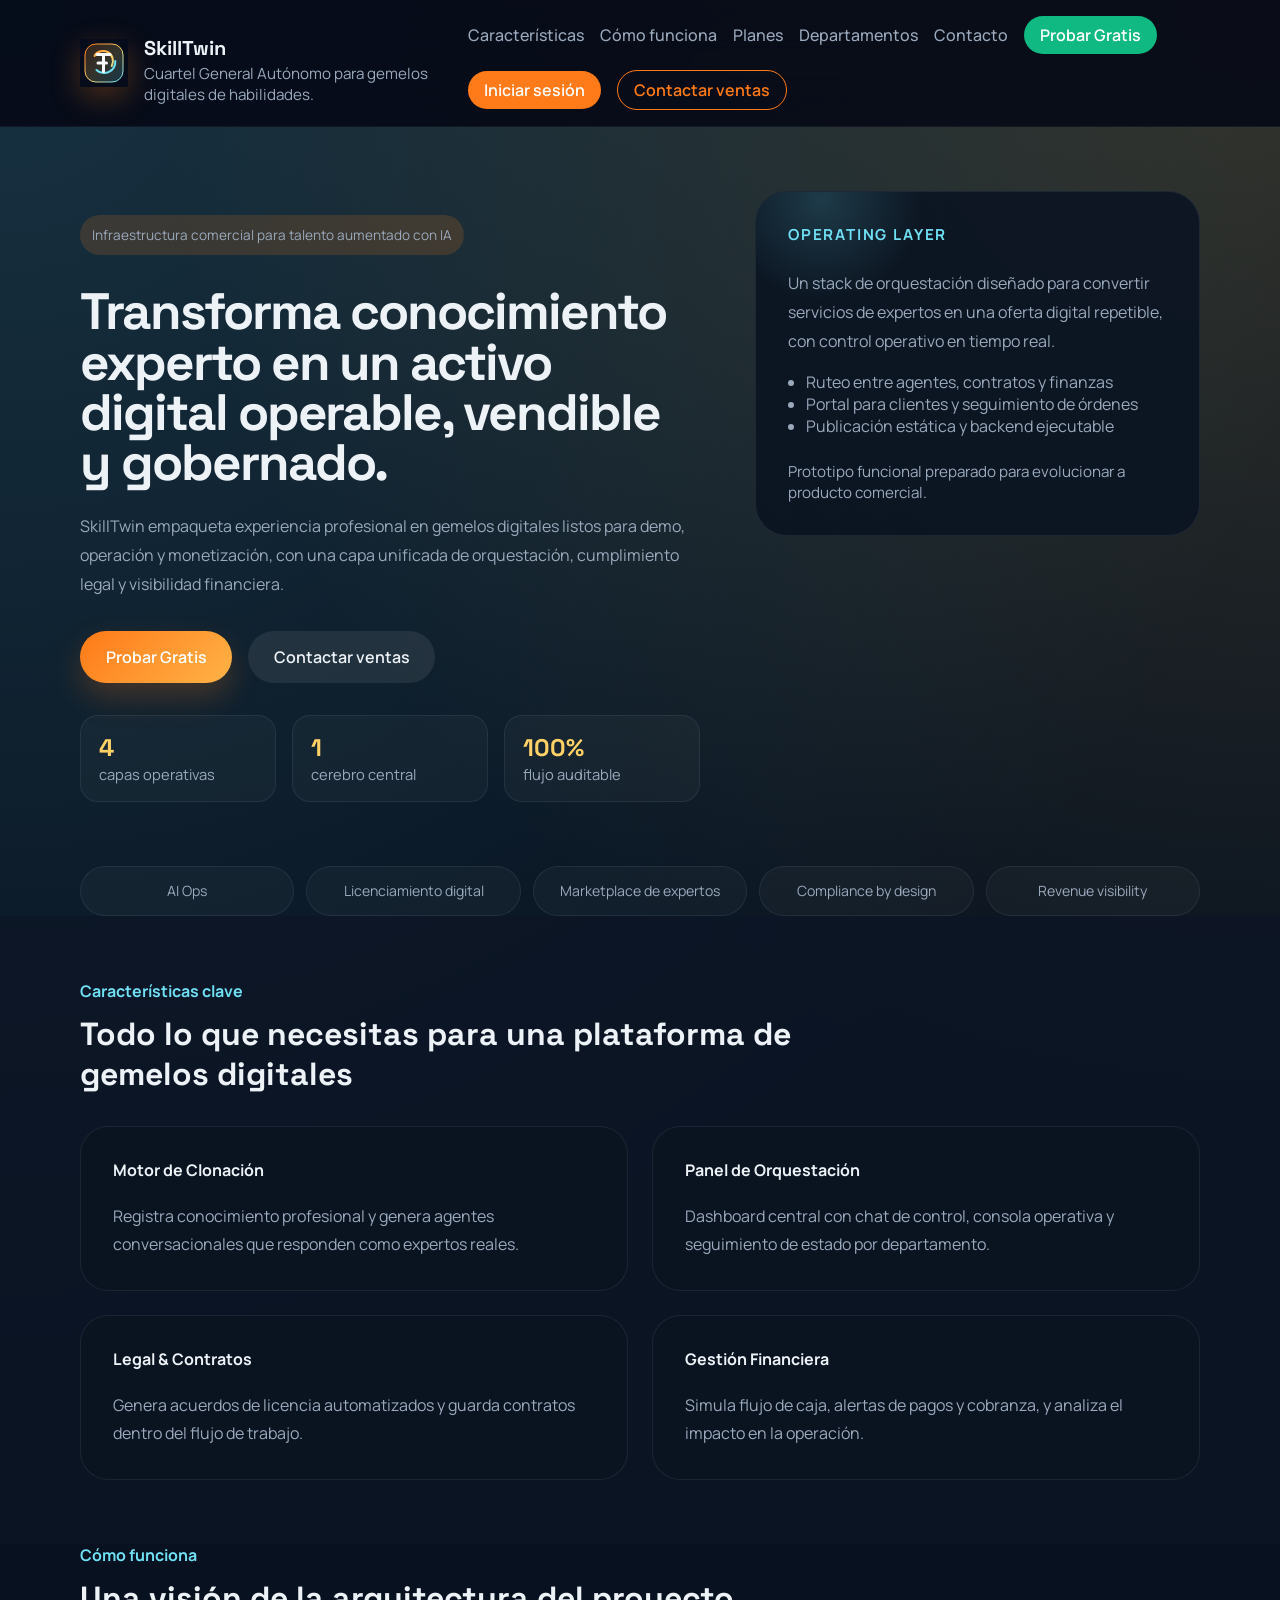
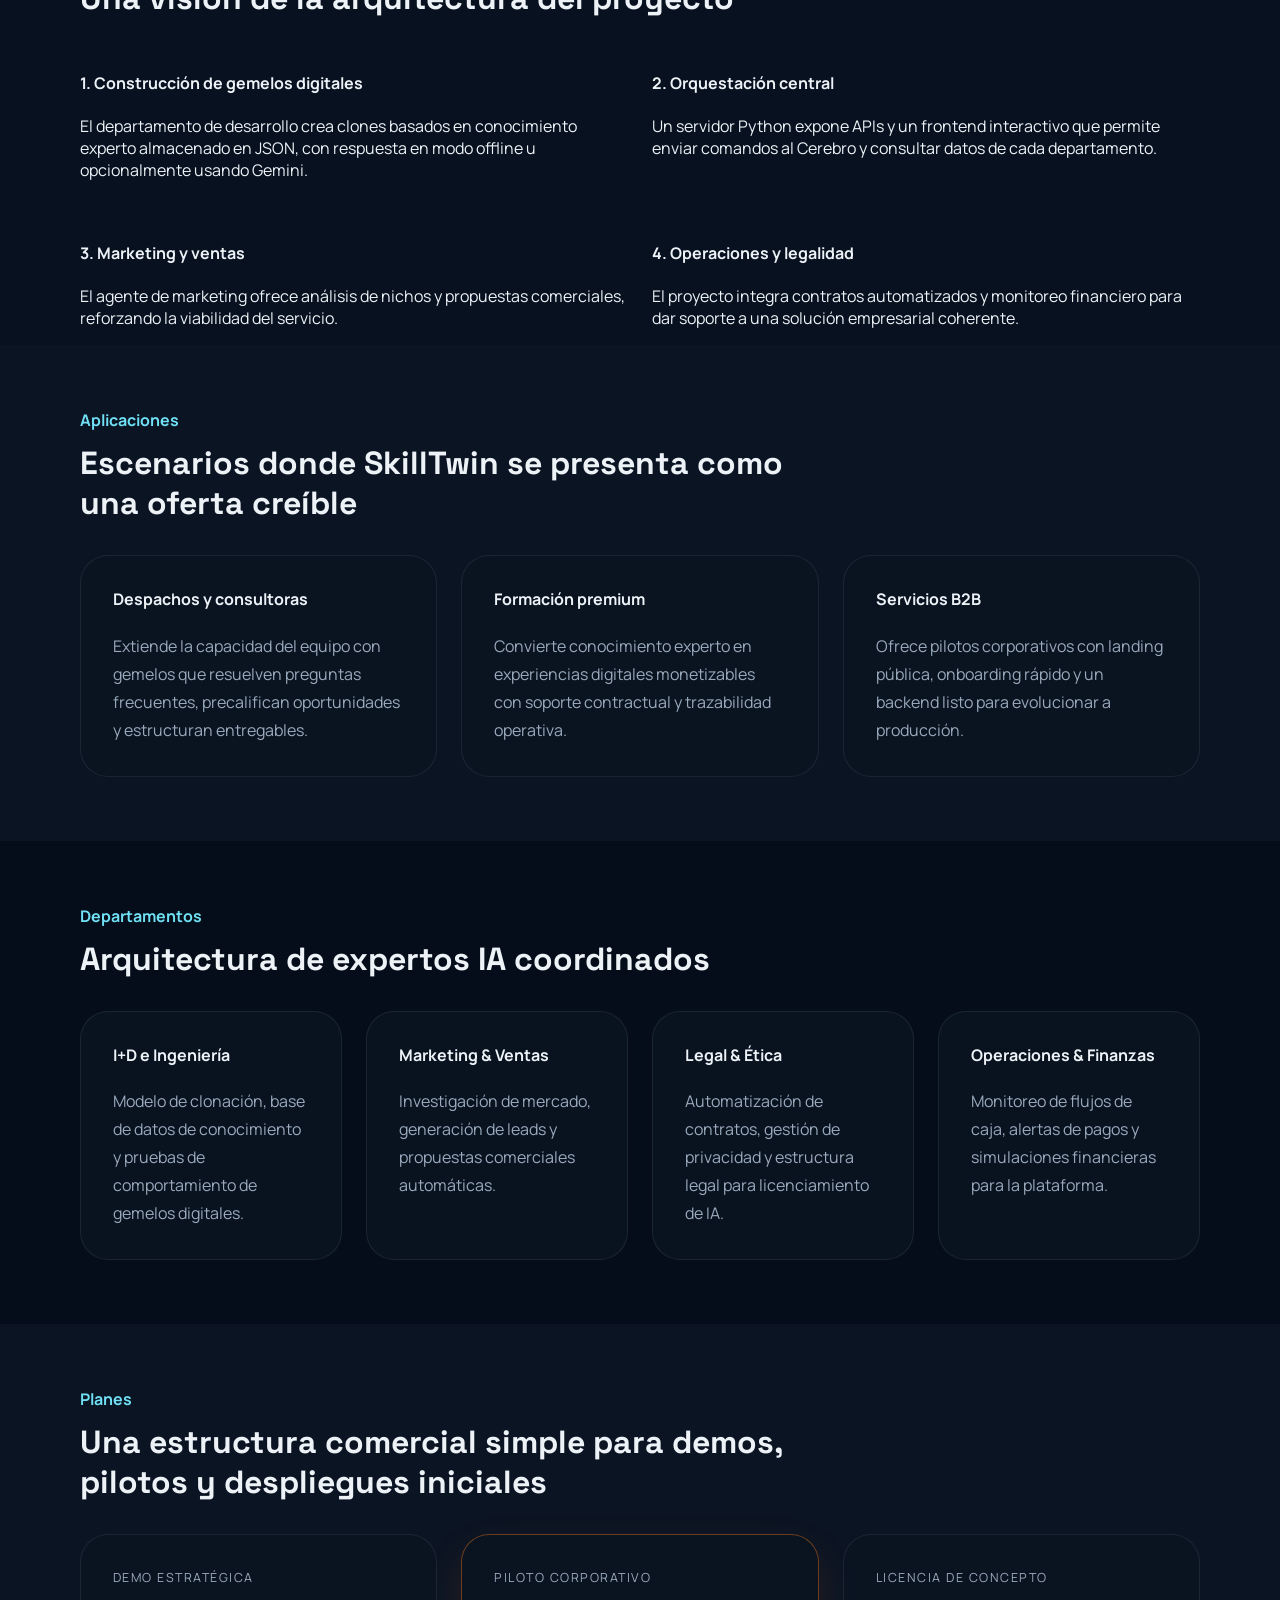
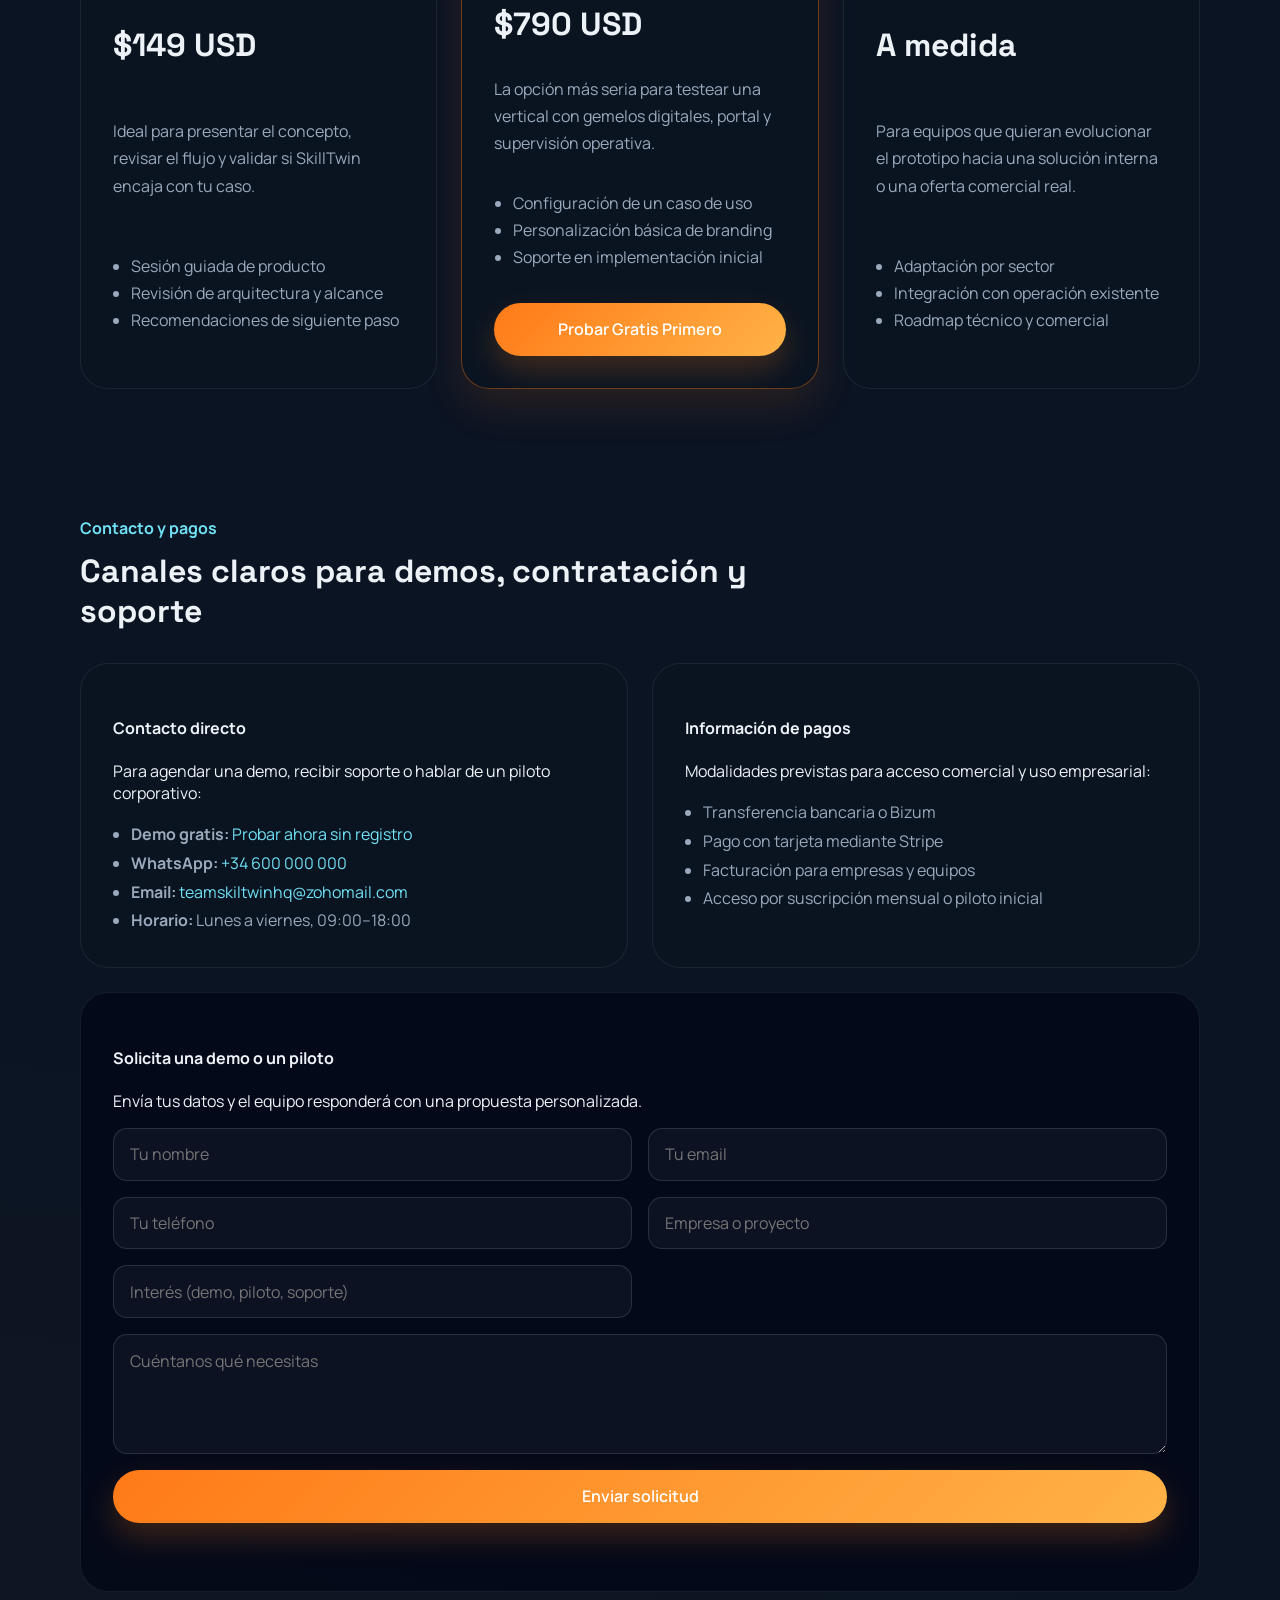
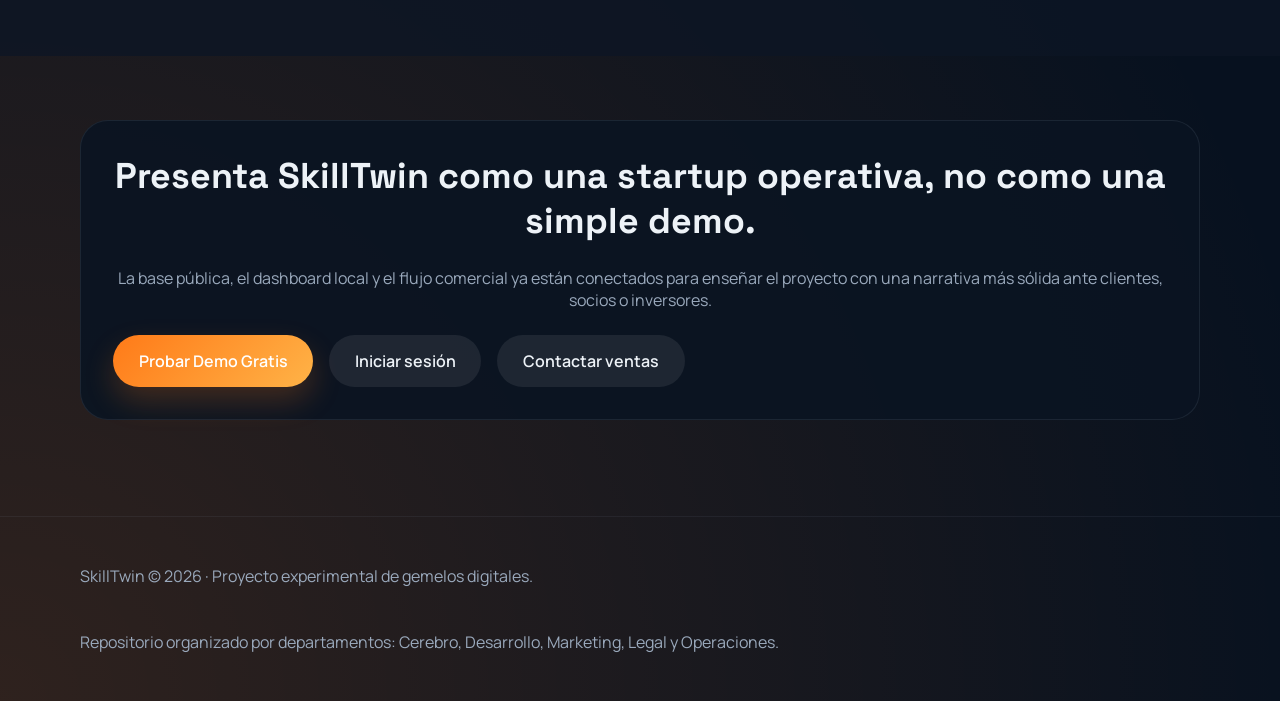
<file: docs/index.html>
<!DOCTYPE html>
<html lang="es">
<head>
  <meta charset="UTF-8">
  <meta name="viewport" content="width=device-width, initial-scale=1.0">
  <meta name="description" content="SkillTwin: plataforma de gemelos digitales inteligentes para licenciamiento y automatización de habilidades profesionales.">
  <title>SkillTwin | Gemelos Digitales Profesionales</title>
  <link rel="icon" type="image/svg+xml" href="logo-mark.svg">
  <link rel="stylesheet" href="styles.css">
</head>
<body>
  <header class="site-header">
    <div class="container header-inner">
      <div class="brand">
        <img class="brand-logo" src="logo-mark.svg" alt="Logo de SkillTwin">
        <div>
          <h1>SkillTwin</h1>
          <p>Cuartel General Autónomo para gemelos digitales de habilidades.</p>
        </div>
      </div>
      <nav class="site-nav" aria-label="Navegación principal">
        <a href="#features">Características</a>
        <a href="#how-it-works">Cómo funciona</a>
        <a href="#pricing">Planes</a>
        <a href="#departments">Departamentos</a>
        <a href="#contact">Contacto</a>
        <a class="nav-demo" href="https://skilltwin-api.onrender.com/demo.html">Probar Gratis</a>
        <a class="nav-login" href="https://skilltwin-api.onrender.com/login.html">Iniciar sesión</a>
        <a class="nav-contact" href="#contact">Contactar ventas</a>
      </nav>
    </div>
  </header>

  <main>
    <section class="hero">
      <div class="container hero-grid">
        <article class="hero-copy">
          <p class="eyebrow">Infraestructura comercial para talento aumentado con IA</p>
          <h2>Transforma conocimiento experto en un activo digital operable, vendible y gobernado.</h2>
          <p>SkillTwin empaqueta experiencia profesional en gemelos digitales listos para demo, operación y monetización, con una capa unificada de orquestación, cumplimiento legal y visibilidad financiera.</p>
          <div class="hero-actions">
            <a class="button button-primary" href="https://skilltwin-api.onrender.com/demo.html">Probar Gratis</a>
            <a class="button button-secondary" href="#contact">Contactar ventas</a>
          </div>
          <div class="hero-metrics" aria-label="Indicadores principales">
            <div>
              <strong>4</strong>
              <span>capas operativas</span>
            </div>
            <div>
              <strong>1</strong>
              <span>cerebro central</span>
            </div>
            <div>
              <strong>100%</strong>
              <span>flujo auditable</span>
            </div>
          </div>
        </article>
        <article class="hero-card">
          <div class="card-header">
            <span>Operating Layer</span>
          </div>
          <div class="card-body">
            <p>Un stack de orquestación diseñado para convertir servicios de expertos en una oferta digital repetible, con control operativo en tiempo real.</p>
            <ul>
              <li>Ruteo entre agentes, contratos y finanzas</li>
              <li>Portal para clientes y seguimiento de órdenes</li>
              <li>Publicación estática y backend ejecutable</li>
            </ul>
          </div>
          <div class="card-footer">Prototipo funcional preparado para evolucionar a producto comercial.</div>
        </article>
      </div>
    </section>

    <section class="signal-strip" aria-label="Señales de producto">
      <div class="container signal-strip-inner">
        <span>AI Ops</span>
        <span>Licenciamiento digital</span>
        <span>Marketplace de expertos</span>
        <span>Compliance by design</span>
        <span>Revenue visibility</span>
      </div>
    </section>

    <section class="section-light" id="features">
      <div class="container">
        <div class="section-header">
          <span>Características clave</span>
          <h3>Todo lo que necesitas para una plataforma de gemelos digitales</h3>
        </div>
        <div class="feature-grid">
          <article class="feature-card">
            <h4>Motor de Clonación</h4>
            <p>Registra conocimiento profesional y genera agentes conversacionales que responden como expertos reales.</p>
          </article>
          <article class="feature-card">
            <h4>Panel de Orquestación</h4>
            <p>Dashboard central con chat de control, consola operativa y seguimiento de estado por departamento.</p>
          </article>
          <article class="feature-card">
            <h4>Legal & Contratos</h4>
            <p>Genera acuerdos de licencia automatizados y guarda contratos dentro del flujo de trabajo.</p>
          </article>
          <article class="feature-card">
            <h4>Gestión Financiera</h4>
            <p>Simula flujo de caja, alertas de pagos y cobranza, y analiza el impacto en la operación.</p>
          </article>
        </div>
      </div>
    </section>

    <section class="container split-section" id="how-it-works">
      <div class="section-header">
        <span>Cómo funciona</span>
        <h3>Una visión de la arquitectura del proyecto</h3>
      </div>
      <div class="split-grid">
        <div>
          <h4>1. Construcción de gemelos digitales</h4>
          <p>El departamento de desarrollo crea clones basados en conocimiento experto almacenado en JSON, con respuesta en modo offline u opcionalmente usando Gemini.</p>
        </div>
        <div>
          <h4>2. Orquestación central</h4>
          <p>Un servidor Python expone APIs y un frontend interactivo que permite enviar comandos al Cerebro y consultar datos de cada departamento.</p>
        </div>
        <div>
          <h4>3. Marketing y ventas</h4>
          <p>El agente de marketing ofrece análisis de nichos y propuestas comerciales, reforzando la viabilidad del servicio.</p>
        </div>
        <div>
          <h4>4. Operaciones y legalidad</h4>
          <p>El proyecto integra contratos automatizados y monitoreo financiero para dar soporte a una solución empresarial coherente.</p>
        </div>
      </div>
    </section>

    <section class="section-light" id="use-cases">
      <div class="container">
        <div class="section-header">
          <span>Aplicaciones</span>
          <h3>Escenarios donde SkillTwin se presenta como una oferta creíble</h3>
        </div>
        <div class="use-case-grid">
          <article class="feature-card">
            <h4>Despachos y consultoras</h4>
            <p>Extiende la capacidad del equipo con gemelos que resuelven preguntas frecuentes, precalifican oportunidades y estructuran entregables.</p>
          </article>
          <article class="feature-card">
            <h4>Formación premium</h4>
            <p>Convierte conocimiento experto en experiencias digitales monetizables con soporte contractual y trazabilidad operativa.</p>
          </article>
          <article class="feature-card">
            <h4>Servicios B2B</h4>
            <p>Ofrece pilotos corporativos con landing pública, onboarding rápido y un backend listo para evolucionar a producción.</p>
          </article>
        </div>
      </div>
    </section>

    <section class="section-dark" id="departments">
      <div class="container">
        <div class="section-header white">
          <span>Departamentos</span>
          <h3>Arquitectura de expertos IA coordinados</h3>
        </div>
        <div class="department-grid">
          <article>
            <h4>I+D e Ingeniería</h4>
            <p>Modelo de clonación, base de datos de conocimiento y pruebas de comportamiento de gemelos digitales.</p>
          </article>
          <article>
            <h4>Marketing & Ventas</h4>
            <p>Investigación de mercado, generación de leads y propuestas comerciales automáticas.</p>
          </article>
          <article>
            <h4>Legal & Ética</h4>
            <p>Automatización de contratos, gestión de privacidad y estructura legal para licenciamiento de IA.</p>
          </article>
          <article>
            <h4>Operaciones & Finanzas</h4>
            <p>Monitoreo de flujos de caja, alertas de pagos y simulaciones financieras para la plataforma.</p>
          </article>
        </div>
      </div>
    </section>

    <section class="section-light" id="pricing">
      <div class="container">
        <div class="section-header">
          <span>Planes</span>
          <h3>Una estructura comercial simple para demos, pilotos y despliegues iniciales</h3>
        </div>
        <div class="pricing-grid">
          <article class="pricing-card">
            <p class="pricing-label">Demo estratégica</p>
            <h4>$149 USD</h4>
            <p>Ideal para presentar el concepto, revisar el flujo y validar si SkillTwin encaja con tu caso.</p>
            <ul>
              <li>Sesión guiada de producto</li>
              <li>Revisión de arquitectura y alcance</li>
              <li>Recomendaciones de siguiente paso</li>
            </ul>
          </article>
          <article class="pricing-card featured">
            <p class="pricing-label">Piloto corporativo</p>
            <h4>$790 USD</h4>
            <p>La opción más seria para testear una vertical con gemelos digitales, portal y supervisión operativa.</p>
            <ul>
              <li>Configuración de un caso de uso</li>
              <li>Personalización básica de branding</li>
              <li>Soporte en implementación inicial</li>
            </ul>
            <a href="https://skilltwin-api.onrender.com/demo.html" class="button button-primary" style="margin-top: 1rem; display: block; text-align: center;">Probar Gratis Primero</a>
          </article>
          <article class="pricing-card">
            <p class="pricing-label">Licencia de concepto</p>
            <h4>A medida</h4>
            <p>Para equipos que quieran evolucionar el prototipo hacia una solución interna o una oferta comercial real.</p>
            <ul>
              <li>Adaptación por sector</li>
              <li>Integración con operación existente</li>
              <li>Roadmap técnico y comercial</li>
            </ul>
          </article>
        </div>
      </div>
    </section>

    <section class="section-light" id="contact">
      <div class="container">
        <div class="section-header">
          <span>Contacto y pagos</span>
          <h3>Canales claros para demos, contratación y soporte</h3>
        </div>
        <div class="contact-grid">
          <article class="contact-card">
            <h4>Contacto directo</h4>
            <p>Para agendar una demo, recibir soporte o hablar de un piloto corporativo:</p>
            <ul>
              <li><strong>Demo gratis:</strong> <a href="https://skilltwin-api.onrender.com/demo.html">Probar ahora sin registro</a></li>
              <li><strong>WhatsApp:</strong> <a href="https://wa.me/34600000000">+34 600 000 000</a></li>
              <li><strong>Email:</strong> <a href="mailto:teamskiltwinhq@zohomail.com">teamskiltwinhq@zohomail.com</a></li>
              <li><strong>Horario:</strong> Lunes a viernes, 09:00–18:00</li>
            </ul>
          </article>
          <article class="contact-card">
            <h4>Información de pagos</h4>
            <p>Modalidades previstas para acceso comercial y uso empresarial:</p>
            <ul>
              <li>Transferencia bancaria o Bizum</li>
              <li>Pago con tarjeta mediante Stripe</li>
              <li>Facturación para empresas y equipos</li>
              <li>Acceso por suscripción mensual o piloto inicial</li>
            </ul>
          </article>
        </div>
        <div class="contact-form-card">
          <h4>Solicita una demo o un piloto</h4>
          <p>Envía tus datos y el equipo responderá con una propuesta personalizada.</p>
          <form id="contact-form" class="contact-form">
            <div class="form-row">
              <input type="text" name="nombre" placeholder="Tu nombre" required>
              <input type="email" name="email" placeholder="Tu email" required>
            </div>
            <div class="form-row">
              <input type="tel" name="telefono" placeholder="Tu teléfono">
              <input type="text" name="empresa" placeholder="Empresa o proyecto">
            </div>
            <div class="form-row">
              <input type="text" name="interes" placeholder="Interés (demo, piloto, soporte)">
            </div>
            <textarea name="mensaje" placeholder="Cuéntanos qué necesitas" required></textarea>
            <button class="button button-primary" type="submit">Enviar solicitud</button>
            <p id="contact-status" class="form-status" role="status"></p>
          </form>
        </div>
      </div>
    </section>

    <section class="container cta-section">
      <div class="cta-card">
        <h3>Presenta SkillTwin como una startup operativa, no como una simple demo.</h3>
        <p>La base pública, el dashboard local y el flujo comercial ya están conectados para enseñar el proyecto con una narrativa más sólida ante clientes, socios o inversores.</p>
        <div class="hero-actions">
          <a class="button button-primary" href="https://skilltwin-api.onrender.com/demo.html">Probar Demo Gratis</a>
          <a class="button button-secondary" href="https://skilltwin-api.onrender.com/login.html">Iniciar sesión</a>
          <a class="button button-secondary" href="#contact">Contactar ventas</a>
        </div>
      </div>
    </section>
  </main>

  <footer class="site-footer">
    <div class="container footer-inner">
      <p>SkillTwin © 2026 · Proyecto experimental de gemelos digitales.</p>
      <p>Repositorio organizado por departamentos: Cerebro, Desarrollo, Marketing, Legal y Operaciones.</p>
    </div>
  </footer>

  <script>
    const contactForm = document.getElementById('contact-form');
    const contactStatus = document.getElementById('contact-status');

    if (contactForm) {
      contactForm.addEventListener('submit', async (event) => {
        event.preventDefault();
        const formData = new FormData(contactForm);
        const payload = Object.fromEntries(formData.entries());

        if (contactStatus) {
          contactStatus.textContent = 'Enviando tu solicitud...';
          contactStatus.className = 'form-status';
        }

        try {
          const response = await fetch('https://skilltwin-api.onrender.com/api/contacto', {
            method: 'POST',
            headers: { 'Content-Type': 'application/json' },
            body: JSON.stringify(payload)
          });

          const data = await response.json();
          if (!response.ok) {
            throw new Error(data.error || 'No se pudo enviar la solicitud');
          }

          if (contactStatus) {
            contactStatus.textContent = data.message || 'Solicitud recibida correctamente. Te responderemos pronto.';
            contactStatus.className = 'form-status success';
          }
          contactForm.reset();
          window.location.href = 'demo.html';
        } catch (error) {
          if (contactStatus) {
            contactStatus.textContent = 'Servidor no disponible. Abriendo cliente de correo...';
            contactStatus.className = 'form-status success';
          }
          setTimeout(() => {
            const subject = encodeURIComponent(`Solicitud de ${payload.nombre || 'cliente'} - SkillTwin`);
            const body = encodeURIComponent(`Nombre: ${payload.nombre || ''}\nEmail: ${payload.email || ''}\nTeléfono: ${payload.telefono || ''}\nEmpresa: ${payload.empresa || ''}\nInterés: ${payload.interes || ''}\n\nMensaje:\n${payload.mensaje || ''}`);
            window.location.href = `mailto:teamskiltwinhq@zohomail.com?subject=${subject}&body=${body}`;
          }, 1500);
        }
      });
    }
  </script>
</body>
</html>
</file>
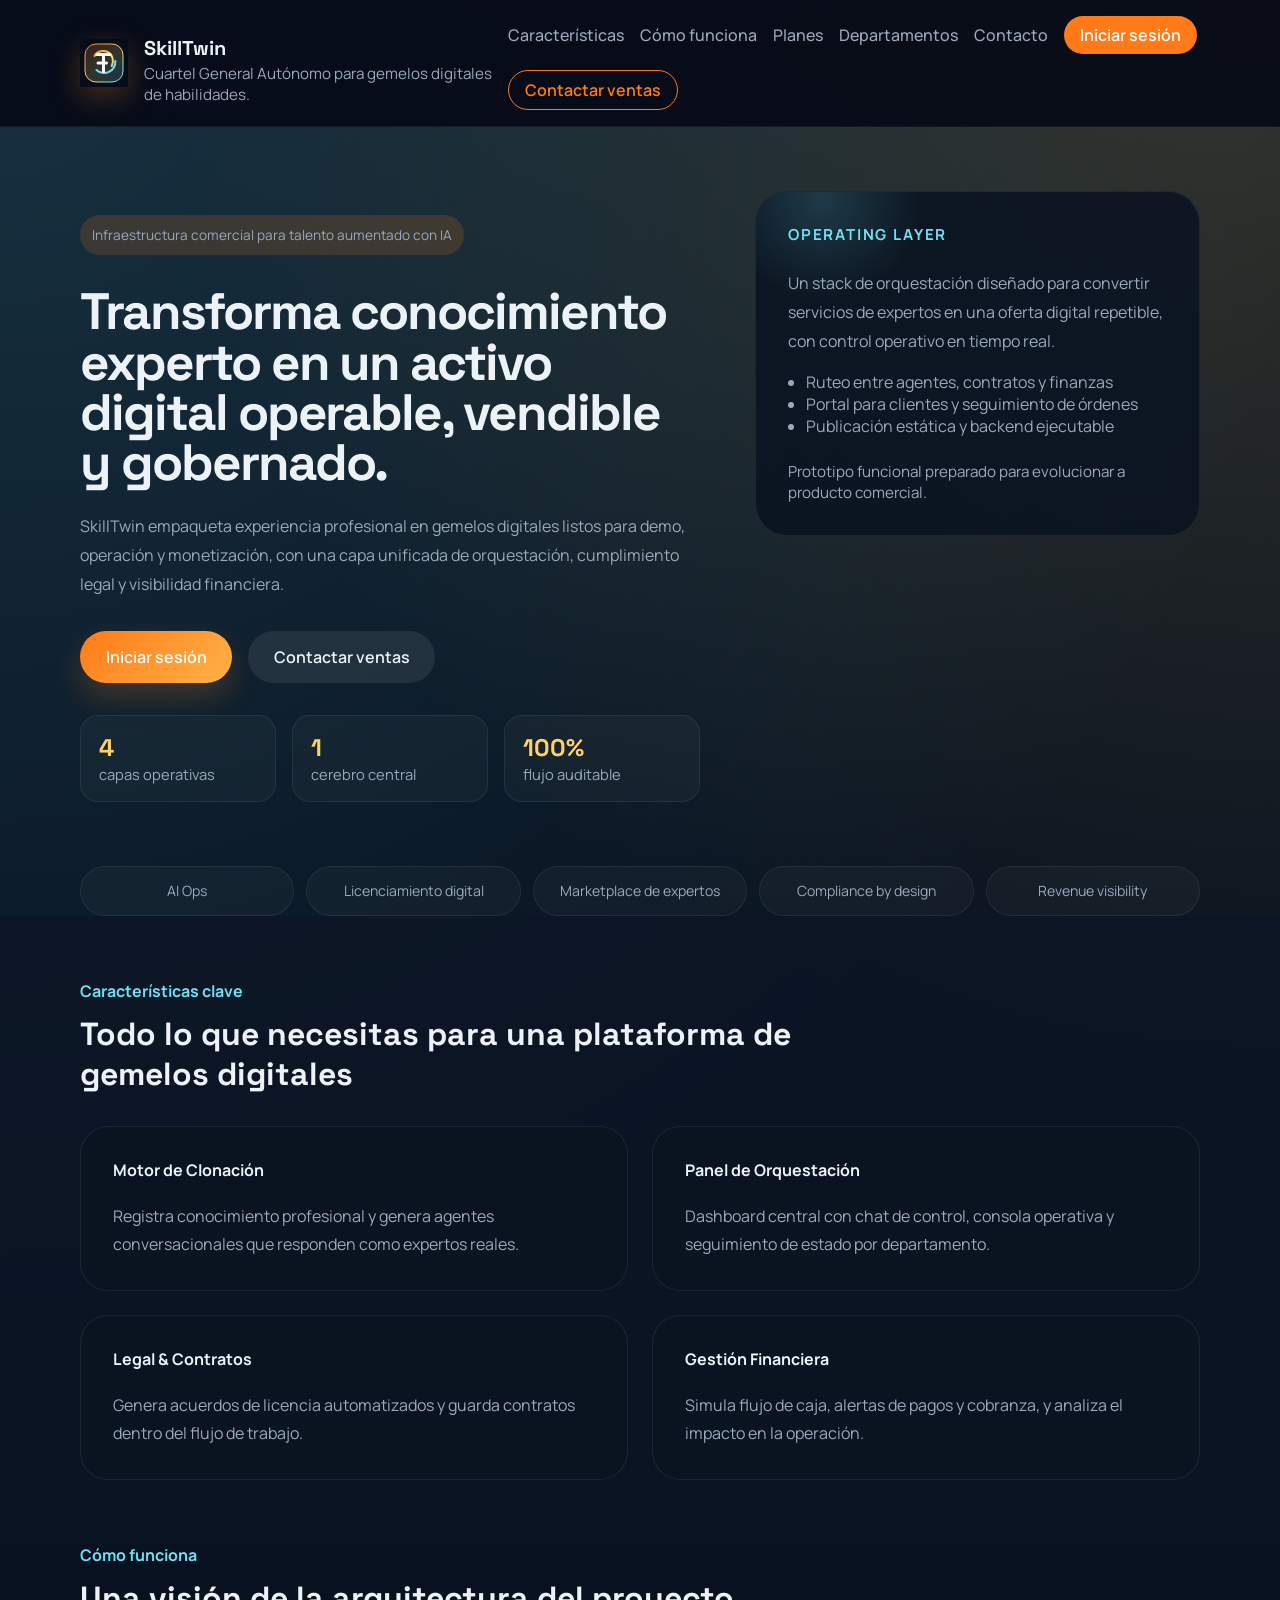
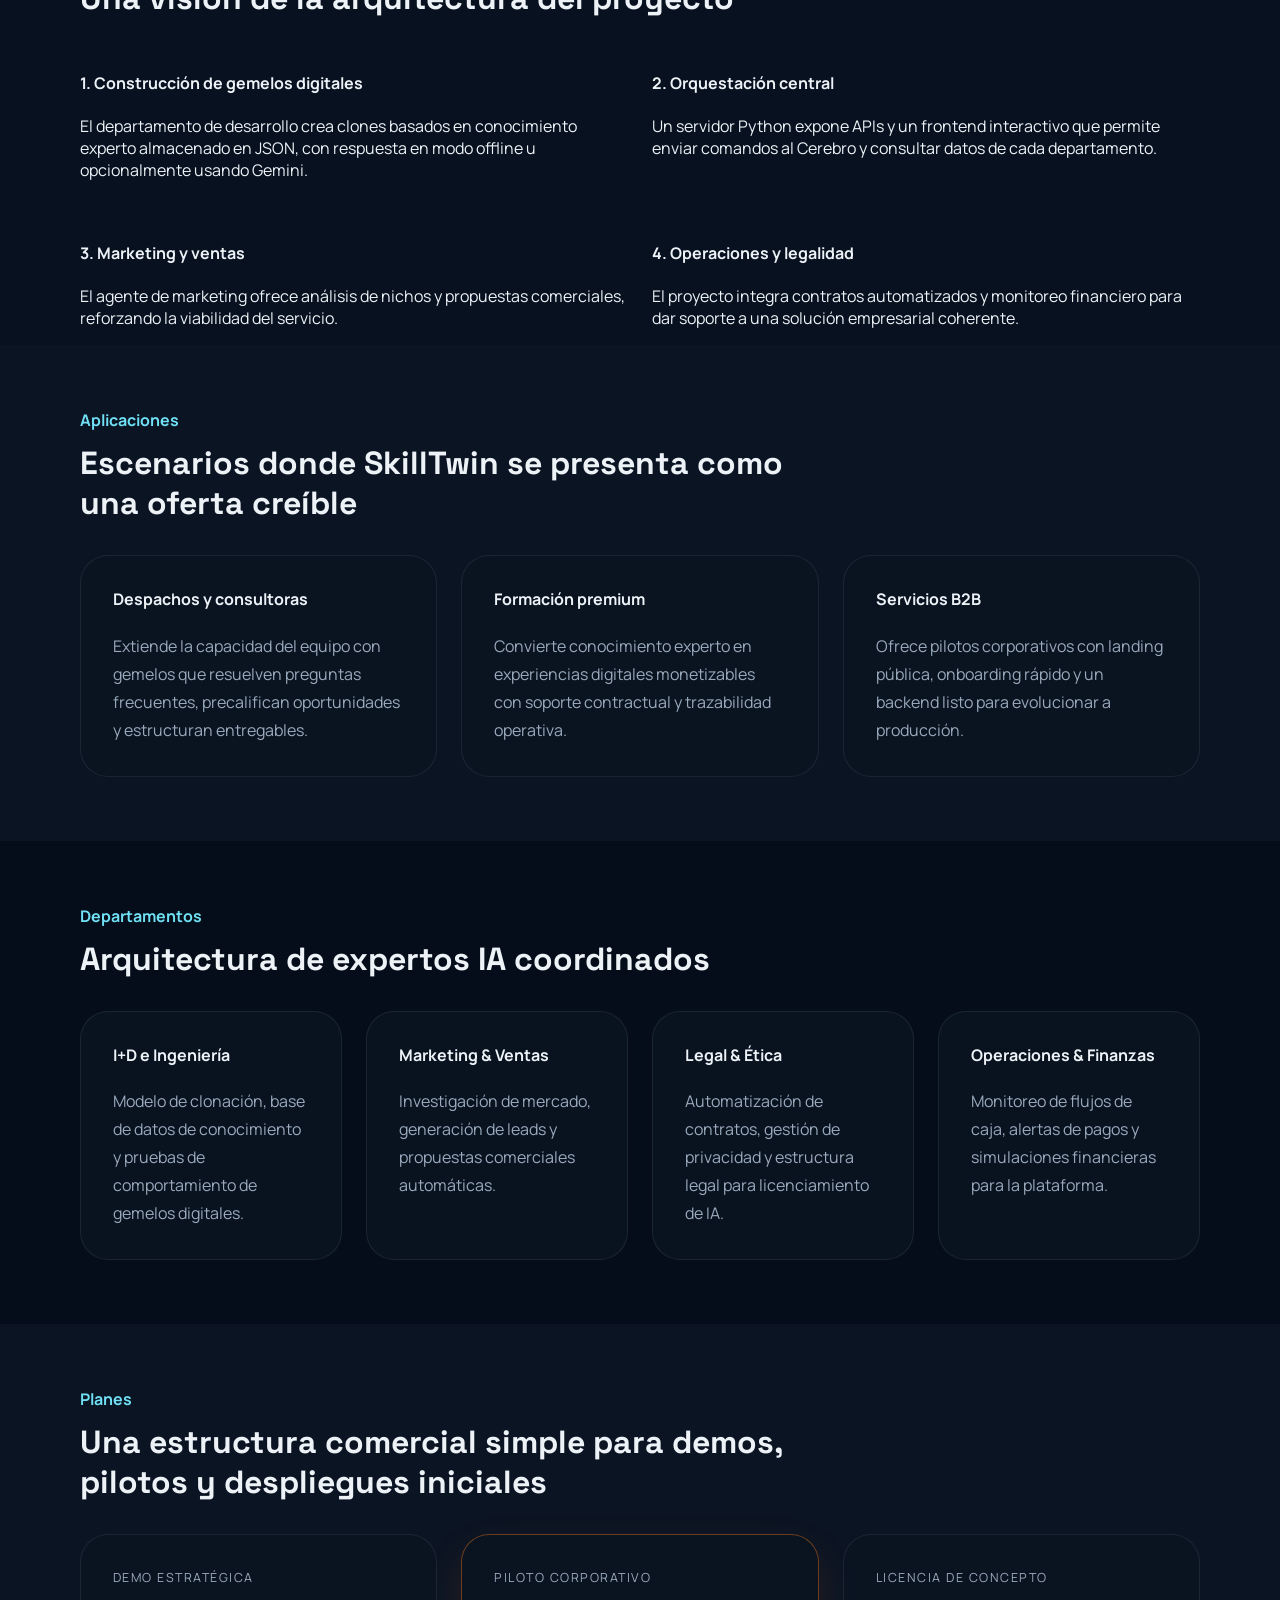
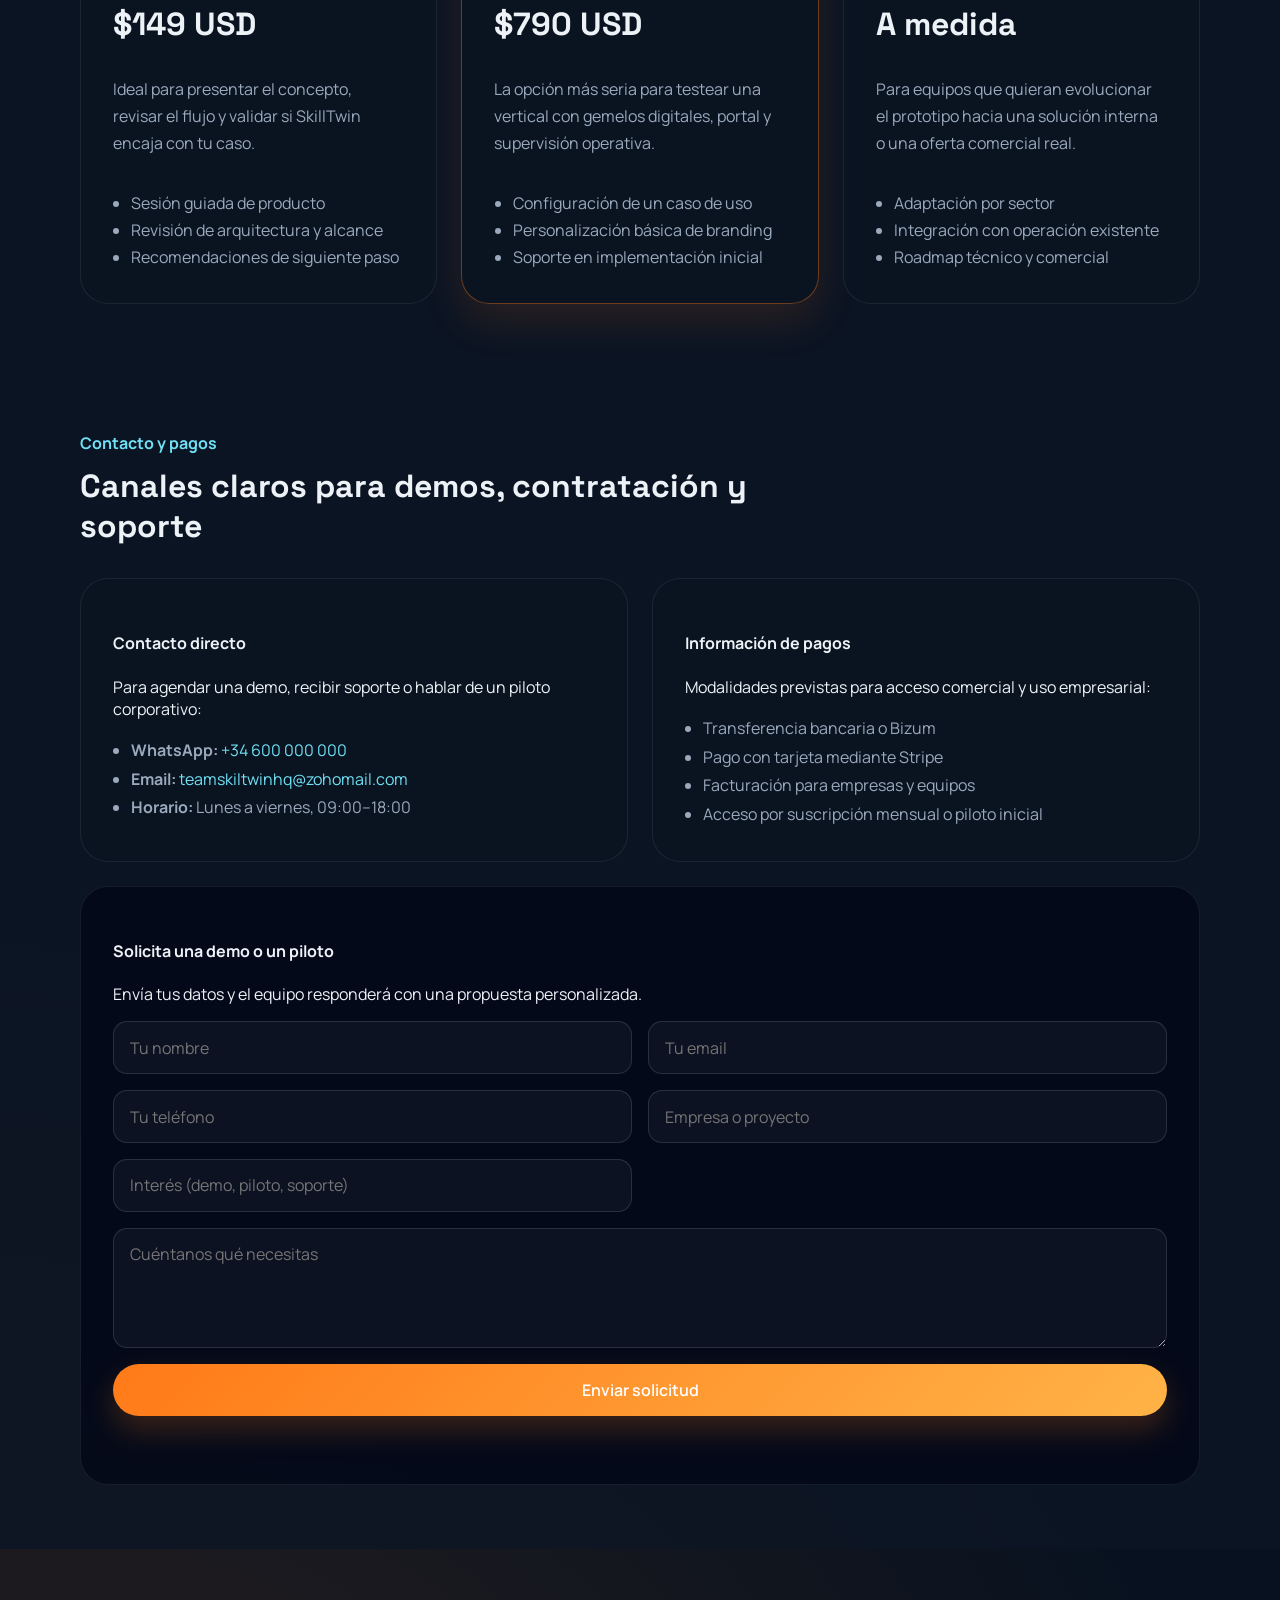
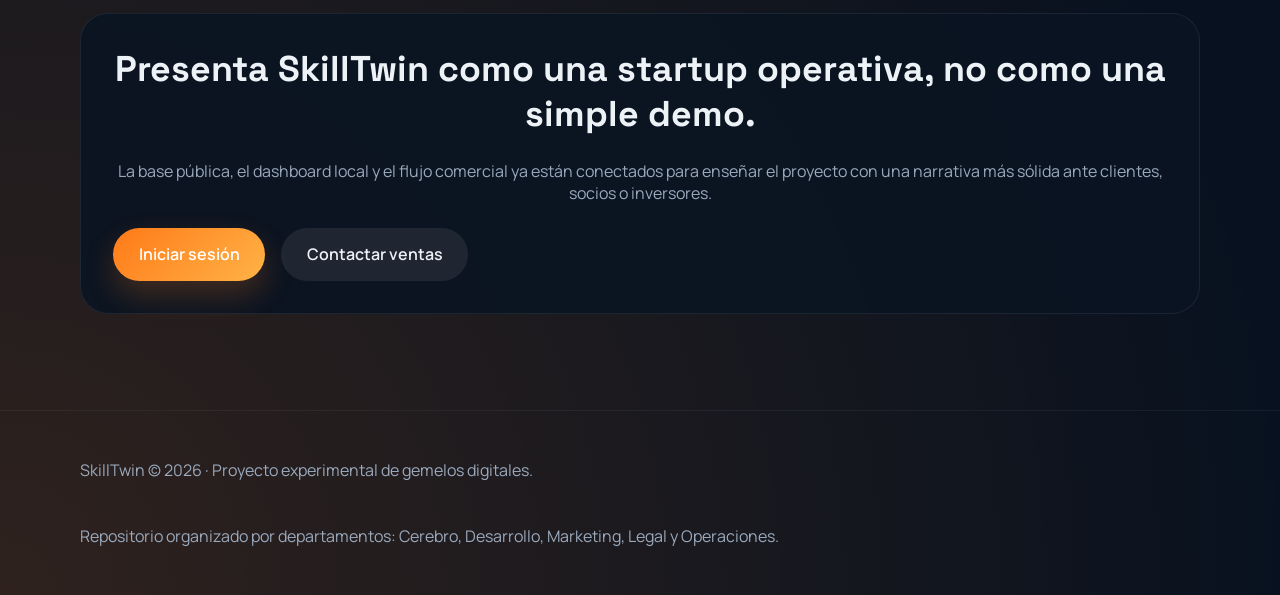
<file: website/index.html>
<!DOCTYPE html>
<html lang="es">
<head>
  <meta charset="UTF-8">
  <meta name="viewport" content="width=device-width, initial-scale=1.0">
  <meta name="description" content="SkillTwin: plataforma de gemelos digitales inteligentes para licenciamiento y automatización de habilidades profesionales.">
  <title>SkillTwin | Gemelos Digitales Profesionales</title>
  <link rel="icon" type="image/svg+xml" href="logo-mark.svg">
  <link rel="stylesheet" href="styles.css">
</head>
<body>
  <header class="site-header">
    <div class="container header-inner">
      <div class="brand">
        <img class="brand-logo" src="logo-mark.svg" alt="Logo de SkillTwin">
        <div>
          <h1>SkillTwin</h1>
          <p>Cuartel General Autónomo para gemelos digitales de habilidades.</p>
        </div>
      </div>
      <nav class="site-nav" aria-label="Navegación principal">
        <a href="#features">Características</a>
        <a href="#how-it-works">Cómo funciona</a>
        <a href="#pricing">Planes</a>
        <a href="#departments">Departamentos</a>
        <a href="#contact">Contacto</a>
        <a class="nav-login" href="https://skilltwin-api.onrender.com/login.html">Iniciar sesión</a>
        <a class="nav-contact" href="#contact">Contactar ventas</a>
      </nav>
    </div>
  </header>

  <main>
    <section class="hero">
      <div class="container hero-grid">
        <article class="hero-copy">
          <p class="eyebrow">Infraestructura comercial para talento aumentado con IA</p>
          <h2>Transforma conocimiento experto en un activo digital operable, vendible y gobernado.</h2>
          <p>SkillTwin empaqueta experiencia profesional en gemelos digitales listos para demo, operación y monetización, con una capa unificada de orquestación, cumplimiento legal y visibilidad financiera.</p>
          <div class="hero-actions">
            <a class="button button-primary" href="https://skilltwin-api.onrender.com/login.html">Iniciar sesión</a>
            <a class="button button-secondary" href="#contact">Contactar ventas</a>
          </div>
          <div class="hero-metrics" aria-label="Indicadores principales">
            <div>
              <strong>4</strong>
              <span>capas operativas</span>
            </div>
            <div>
              <strong>1</strong>
              <span>cerebro central</span>
            </div>
            <div>
              <strong>100%</strong>
              <span>flujo auditable</span>
            </div>
          </div>
        </article>
        <article class="hero-card">
          <div class="card-header">
            <span>Operating Layer</span>
          </div>
          <div class="card-body">
            <p>Un stack de orquestación diseñado para convertir servicios de expertos en una oferta digital repetible, con control operativo en tiempo real.</p>
            <ul>
              <li>Ruteo entre agentes, contratos y finanzas</li>
              <li>Portal para clientes y seguimiento de órdenes</li>
              <li>Publicación estática y backend ejecutable</li>
            </ul>
          </div>
          <div class="card-footer">Prototipo funcional preparado para evolucionar a producto comercial.</div>
        </article>
      </div>
    </section>

    <section class="signal-strip" aria-label="Señales de producto">
      <div class="container signal-strip-inner">
        <span>AI Ops</span>
        <span>Licenciamiento digital</span>
        <span>Marketplace de expertos</span>
        <span>Compliance by design</span>
        <span>Revenue visibility</span>
      </div>
    </section>

    <section class="section-light" id="features">
      <div class="container">
        <div class="section-header">
          <span>Características clave</span>
          <h3>Todo lo que necesitas para una plataforma de gemelos digitales</h3>
        </div>
        <div class="feature-grid">
          <article class="feature-card">
            <h4>Motor de Clonación</h4>
            <p>Registra conocimiento profesional y genera agentes conversacionales que responden como expertos reales.</p>
          </article>
          <article class="feature-card">
            <h4>Panel de Orquestación</h4>
            <p>Dashboard central con chat de control, consola operativa y seguimiento de estado por departamento.</p>
          </article>
          <article class="feature-card">
            <h4>Legal & Contratos</h4>
            <p>Genera acuerdos de licencia automatizados y guarda contratos dentro del flujo de trabajo.</p>
          </article>
          <article class="feature-card">
            <h4>Gestión Financiera</h4>
            <p>Simula flujo de caja, alertas de pagos y cobranza, y analiza el impacto en la operación.</p>
          </article>
        </div>
      </div>
    </section>

    <section class="container split-section" id="how-it-works">
      <div class="section-header">
        <span>Cómo funciona</span>
        <h3>Una visión de la arquitectura del proyecto</h3>
      </div>
      <div class="split-grid">
        <div>
          <h4>1. Construcción de gemelos digitales</h4>
          <p>El departamento de desarrollo crea clones basados en conocimiento experto almacenado en JSON, con respuesta en modo offline u opcionalmente usando Gemini.</p>
        </div>
        <div>
          <h4>2. Orquestación central</h4>
          <p>Un servidor Python expone APIs y un frontend interactivo que permite enviar comandos al Cerebro y consultar datos de cada departamento.</p>
        </div>
        <div>
          <h4>3. Marketing y ventas</h4>
          <p>El agente de marketing ofrece análisis de nichos y propuestas comerciales, reforzando la viabilidad del servicio.</p>
        </div>
        <div>
          <h4>4. Operaciones y legalidad</h4>
          <p>El proyecto integra contratos automatizados y monitoreo financiero para dar soporte a una solución empresarial coherente.</p>
        </div>
      </div>
    </section>

    <section class="section-light" id="use-cases">
      <div class="container">
        <div class="section-header">
          <span>Aplicaciones</span>
          <h3>Escenarios donde SkillTwin se presenta como una oferta creíble</h3>
        </div>
        <div class="use-case-grid">
          <article class="feature-card">
            <h4>Despachos y consultoras</h4>
            <p>Extiende la capacidad del equipo con gemelos que resuelven preguntas frecuentes, precalifican oportunidades y estructuran entregables.</p>
          </article>
          <article class="feature-card">
            <h4>Formación premium</h4>
            <p>Convierte conocimiento experto en experiencias digitales monetizables con soporte contractual y trazabilidad operativa.</p>
          </article>
          <article class="feature-card">
            <h4>Servicios B2B</h4>
            <p>Ofrece pilotos corporativos con landing pública, onboarding rápido y un backend listo para evolucionar a producción.</p>
          </article>
        </div>
      </div>
    </section>

    <section class="section-dark" id="departments">
      <div class="container">
        <div class="section-header white">
          <span>Departamentos</span>
          <h3>Arquitectura de expertos IA coordinados</h3>
        </div>
        <div class="department-grid">
          <article>
            <h4>I+D e Ingeniería</h4>
            <p>Modelo de clonación, base de datos de conocimiento y pruebas de comportamiento de gemelos digitales.</p>
          </article>
          <article>
            <h4>Marketing & Ventas</h4>
            <p>Investigación de mercado, generación de leads y propuestas comerciales automáticas.</p>
          </article>
          <article>
            <h4>Legal & Ética</h4>
            <p>Automatización de contratos, gestión de privacidad y estructura legal para licenciamiento de IA.</p>
          </article>
          <article>
            <h4>Operaciones & Finanzas</h4>
            <p>Monitoreo de flujos de caja, alertas de pagos y simulaciones financieras para la plataforma.</p>
          </article>
        </div>
      </div>
    </section>

    <section class="section-light" id="pricing">
      <div class="container">
        <div class="section-header">
          <span>Planes</span>
          <h3>Una estructura comercial simple para demos, pilotos y despliegues iniciales</h3>
        </div>
        <div class="pricing-grid">
          <article class="pricing-card">
            <p class="pricing-label">Demo estratégica</p>
            <h4>$149 USD</h4>
            <p>Ideal para presentar el concepto, revisar el flujo y validar si SkillTwin encaja con tu caso.</p>
            <ul>
              <li>Sesión guiada de producto</li>
              <li>Revisión de arquitectura y alcance</li>
              <li>Recomendaciones de siguiente paso</li>
            </ul>
          </article>
          <article class="pricing-card featured">
            <p class="pricing-label">Piloto corporativo</p>
            <h4>$790 USD</h4>
            <p>La opción más seria para testear una vertical con gemelos digitales, portal y supervisión operativa.</p>
            <ul>
              <li>Configuración de un caso de uso</li>
              <li>Personalización básica de branding</li>
              <li>Soporte en implementación inicial</li>
            </ul>
          </article>
          <article class="pricing-card">
            <p class="pricing-label">Licencia de concepto</p>
            <h4>A medida</h4>
            <p>Para equipos que quieran evolucionar el prototipo hacia una solución interna o una oferta comercial real.</p>
            <ul>
              <li>Adaptación por sector</li>
              <li>Integración con operación existente</li>
              <li>Roadmap técnico y comercial</li>
            </ul>
          </article>
        </div>
      </div>
    </section>

    <section class="section-light" id="contact">
      <div class="container">
        <div class="section-header">
          <span>Contacto y pagos</span>
          <h3>Canales claros para demos, contratación y soporte</h3>
        </div>
        <div class="contact-grid">
          <article class="contact-card">
            <h4>Contacto directo</h4>
            <p>Para agendar una demo, recibir soporte o hablar de un piloto corporativo:</p>
            <ul>
              <li><strong>WhatsApp:</strong> <a href="https://wa.me/34600000000">+34 600 000 000</a></li>
              <li><strong>Email:</strong> <a href="mailto:teamskiltwinhq@zohomail.com">teamskiltwinhq@zohomail.com</a></li>
              <li><strong>Horario:</strong> Lunes a viernes, 09:00–18:00</li>
            </ul>
          </article>
          <article class="contact-card">
            <h4>Información de pagos</h4>
            <p>Modalidades previstas para acceso comercial y uso empresarial:</p>
            <ul>
              <li>Transferencia bancaria o Bizum</li>
              <li>Pago con tarjeta mediante Stripe</li>
              <li>Facturación para empresas y equipos</li>
              <li>Acceso por suscripción mensual o piloto inicial</li>
            </ul>
          </article>
        </div>
        <div class="contact-form-card">
          <h4>Solicita una demo o un piloto</h4>
          <p>Envía tus datos y el equipo responderá con una propuesta personalizada.</p>
          <form id="contact-form" class="contact-form">
            <div class="form-row">
              <input type="text" name="nombre" placeholder="Tu nombre" required>
              <input type="email" name="email" placeholder="Tu email" required>
            </div>
            <div class="form-row">
              <input type="tel" name="telefono" placeholder="Tu teléfono">
              <input type="text" name="empresa" placeholder="Empresa o proyecto">
            </div>
            <div class="form-row">
              <input type="text" name="interes" placeholder="Interés (demo, piloto, soporte)">
            </div>
            <textarea name="mensaje" placeholder="Cuéntanos qué necesitas" required></textarea>
            <button class="button button-primary" type="submit">Enviar solicitud</button>
            <p id="contact-status" class="form-status" role="status"></p>
          </form>
        </div>
      </div>
    </section>

    <section class="container cta-section">
      <div class="cta-card">
        <h3>Presenta SkillTwin como una startup operativa, no como una simple demo.</h3>
        <p>La base pública, el dashboard local y el flujo comercial ya están conectados para enseñar el proyecto con una narrativa más sólida ante clientes, socios o inversores.</p>
        <div class="hero-actions">
          <a class="button button-primary" href="https://skilltwin-api.onrender.com/login.html">Iniciar sesión</a>
          <a class="button button-secondary" href="#contact">Contactar ventas</a>
        </div>
      </div>
    </section>
  </main>

  <footer class="site-footer">
    <div class="container footer-inner">
      <p>SkillTwin © 2026 · Proyecto experimental de gemelos digitales.</p>
      <p>Repositorio organizado por departamentos: Cerebro, Desarrollo, Marketing, Legal y Operaciones.</p>
    </div>
  </footer>

  <script>
    const contactForm = document.getElementById('contact-form');
    const contactStatus = document.getElementById('contact-status');

    if (contactForm) {
      contactForm.addEventListener('submit', async (event) => {
        event.preventDefault();
        const formData = new FormData(contactForm);
        const payload = Object.fromEntries(formData.entries());

        if (contactStatus) {
          contactStatus.textContent = 'Enviando tu solicitud...';
          contactStatus.className = 'form-status';
        }

        try {
          const response = await fetch('https://skilltwin-api.onrender.com/api/contacto', {
            method: 'POST',
            headers: { 'Content-Type': 'application/json' },
            body: JSON.stringify(payload)
          });

          const data = await response.json();
          if (!response.ok) {
            throw new Error(data.error || 'No se pudo enviar la solicitud');
          }

          if (contactStatus) {
            contactStatus.textContent = data.message || 'Solicitud recibida correctamente. Te responderemos pronto.';
            contactStatus.className = 'form-status success';
          }
          contactForm.reset();
          window.location.href = 'gracias.html';
        } catch (error) {
          if (contactStatus) {
            contactStatus.textContent = 'Servidor no disponible. Abriendo cliente de correo...';
            contactStatus.className = 'form-status success';
          }
          setTimeout(() => {
            const subject = encodeURIComponent(`Solicitud de ${payload.nombre || 'cliente'} - SkillTwin`);
            const body = encodeURIComponent(`Nombre: ${payload.nombre || ''}\nEmail: ${payload.email || ''}\nTeléfono: ${payload.telefono || ''}\nEmpresa: ${payload.empresa || ''}\nInterés: ${payload.interes || ''}\n\nMensaje:\n${payload.mensaje || ''}`);
            window.location.href = `mailto:teamskiltwinhq@zohomail.com?subject=${subject}&body=${body}`;
          }, 1500);
        }
      });
    }
  </script>
</body>
</html>
</file>
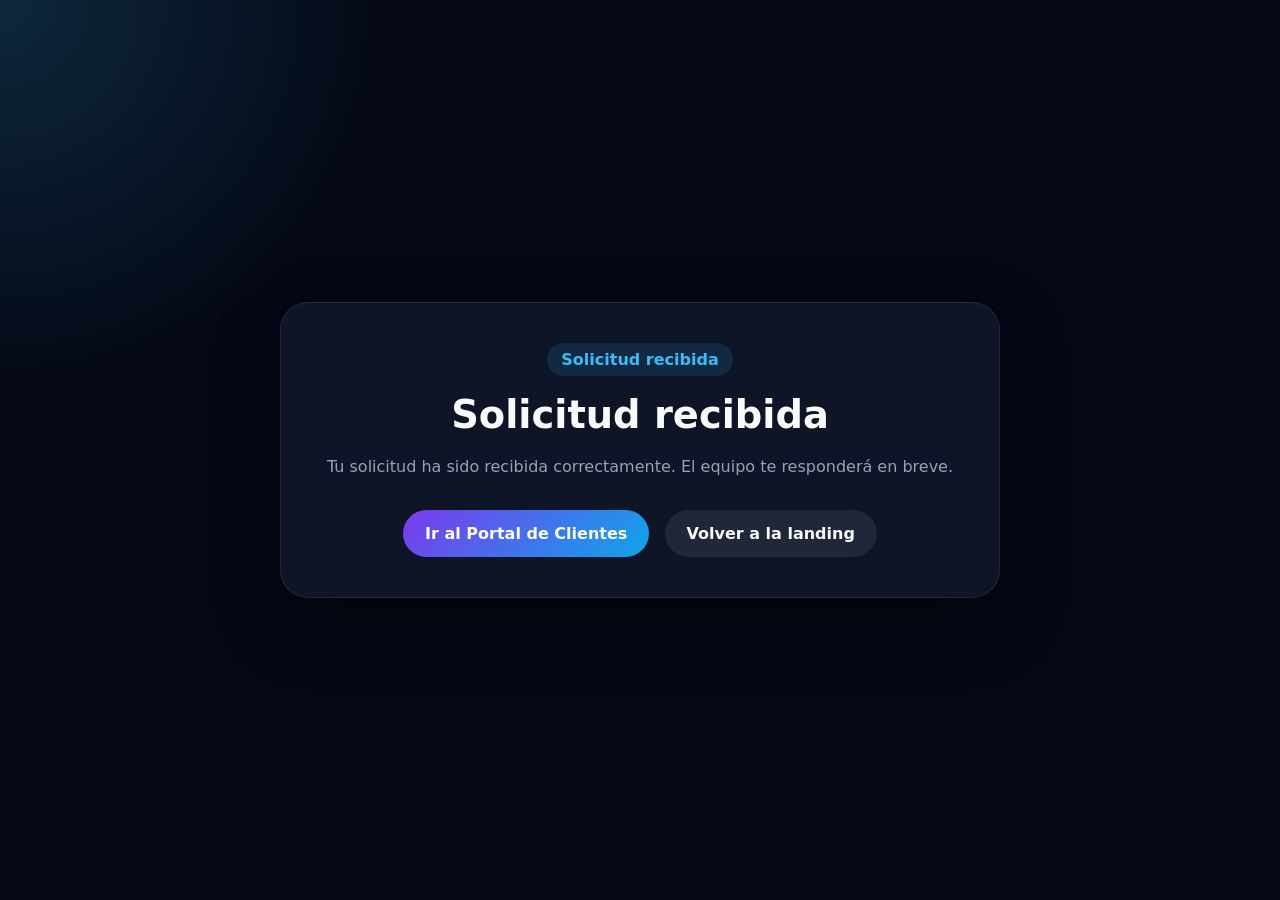
<file: cerebro/gracias.html>
<!DOCTYPE html>
<html lang="es">
<head>
  <meta charset="UTF-8" />
  <meta name="viewport" content="width=device-width, initial-scale=1.0" />
  <title>SkillTwin | Pago completado</title>
  <style>
    :root {
      color-scheme: dark;
      --bg: #040714;
      --surface: rgba(15, 23, 42, 0.92);
      --border: rgba(148, 163, 184, 0.14);
      --text: #f8fafc;
      --muted: #94a3b8;
      --accent: #38bdf8;
      --success: #10b981;
      --warning: #eab308;
    }
    * { box-sizing: border-box; }
    body {
      margin: 0;
      min-height: 100vh;
      font-family: Inter, system-ui, -apple-system, Segoe UI, Roboto, sans-serif;
      color: var(--text);
      background: radial-gradient(circle at top left, rgba(56, 189, 248, 0.18), transparent 26%), var(--bg);
      display: grid;
      place-items: center;
      padding: 2rem;
    }
    .card {
      width: min(720px, 100%);
      background: var(--surface);
      border: 1px solid var(--border);
      border-radius: 28px;
      padding: 2.5rem;
      box-shadow: 0 24px 64px rgba(0,0,0,0.35);
      text-align: center;
    }
    .badge { display: inline-block; margin-bottom: 1rem; padding: 0.45rem 0.9rem; border-radius: 999px; background: rgba(56, 189, 248, 0.12); color: var(--accent); font-weight: 700; }
    .badge.success { background: rgba(16, 185, 129, 0.12); color: var(--success); }
    .badge.pending { background: rgba(234, 179, 8, 0.12); color: var(--warning); }
    .badge.error { background: rgba(239, 68, 68, 0.12); color: #ef4444; }
    h1 { margin: 0 0 1rem; font-size: clamp(2rem, 3vw, 2.6rem); }
    p { color: var(--muted); line-height: 1.75; }
    .actions { display: flex; justify-content: center; gap: 1rem; flex-wrap: wrap; margin-top: 1.8rem; }
    .btn { display: inline-block; padding: 0.9rem 1.35rem; border-radius: 999px; text-decoration: none; font-weight: 700; }
    .btn-primary { background: linear-gradient(135deg, #7c3aed, #0ea5e9); color: white; }
    .btn-secondary { background: rgba(255,255,255,0.08); color: var(--text); }
    .spinner { display: inline-block; width: 24px; height: 24px; border: 3px solid var(--border); border-top-color: var(--accent); border-radius: 50%; animation: spin 1s linear infinite; }
    @keyframes spin { to { transform: rotate(360deg); } }
  </style>
</head>
<body>
  <main class="card">
    <div class="badge" id="status-badge">Verificando pago...</div>
    <div id="spinner-container"><div class="spinner"></div></div>
    <h1 id="title">Confirmando tu pago</h1>
    <p id="message">Estamos verificando el estado de tu transacción con Stripe.</p>
    <div class="actions">
      <a class="btn btn-primary" href="/client-portal.html" id="btn-portal" style="display:none;">Ir al Portal de Clientes</a>
      <a class="btn btn-secondary" href="https://luiso50.github.io/skilltwin/" id="btn-home">Volver a la landing</a>
    </div>
  </main>

  <script>
    const API_BASE = '/api';
    
    async function confirmPayment() {
      const params = new URLSearchParams(window.location.search);
      const sessionId = params.get('session_id');
      
      if (!sessionId) {
        showResult('contacto', 'Solicitud recibida', 'Tu solicitud ha sido recibida correctamente. El equipo te responderá en breve.');
        return;
      }
      
      try {
        const res = await fetch(`${API_BASE}/stripe/confirm-session`, {
          method: 'POST',
          headers: { 'Content-Type': 'application/json' },
          body: JSON.stringify({ session_id: sessionId })
        });
        
        const data = await res.json();
        
        if (data.success && data.paid) {
          showResult('success', '¡Pago completado!', 'Tu pago ha sido procesado exitosamente. La orden ha sido actualizada.');
        } else if (data.success && !data.paid) {
          showResult('pending', 'Pago pendiente', 'El pago está siendo procesado. Te notificaremos cuando se confirme.');
        } else {
          showResult('error', 'Error al verificar', 'No pudimos verificar el pago. Por favor contacta a soporte.');
        }
      } catch (err) {
        showResult('error', 'Error de conexión', 'No pudimos verificar el pago. Por favor intenta de nuevo o contacta a soporte.');
      }
    }
    
    function showResult(type, title, message) {
      const badge = document.getElementById('status-badge');
      const spinner = document.getElementById('spinner-container');
      const titleEl = document.getElementById('title');
      const messageEl = document.getElementById('message');
      const btnPortal = document.getElementById('btn-portal');
      
      spinner.style.display = 'none';
      titleEl.textContent = title;
      messageEl.textContent = message;
      
      badge.className = 'badge ' + type;
      
      if (type === 'success') {
        badge.textContent = '¡Pago exitoso!';
        btnPortal.style.display = 'inline-block';
      } else if (type === 'pending') {
        badge.textContent = 'Pago pendiente';
        btnPortal.style.display = 'inline-block';
      } else if (type === 'error') {
        badge.textContent = 'Error';
      } else {
        badge.textContent = 'Solicitud recibida';
        btnPortal.style.display = 'inline-block';
      }
    }
    
    confirmPayment();
  </script>
</body>
</html>
</file>
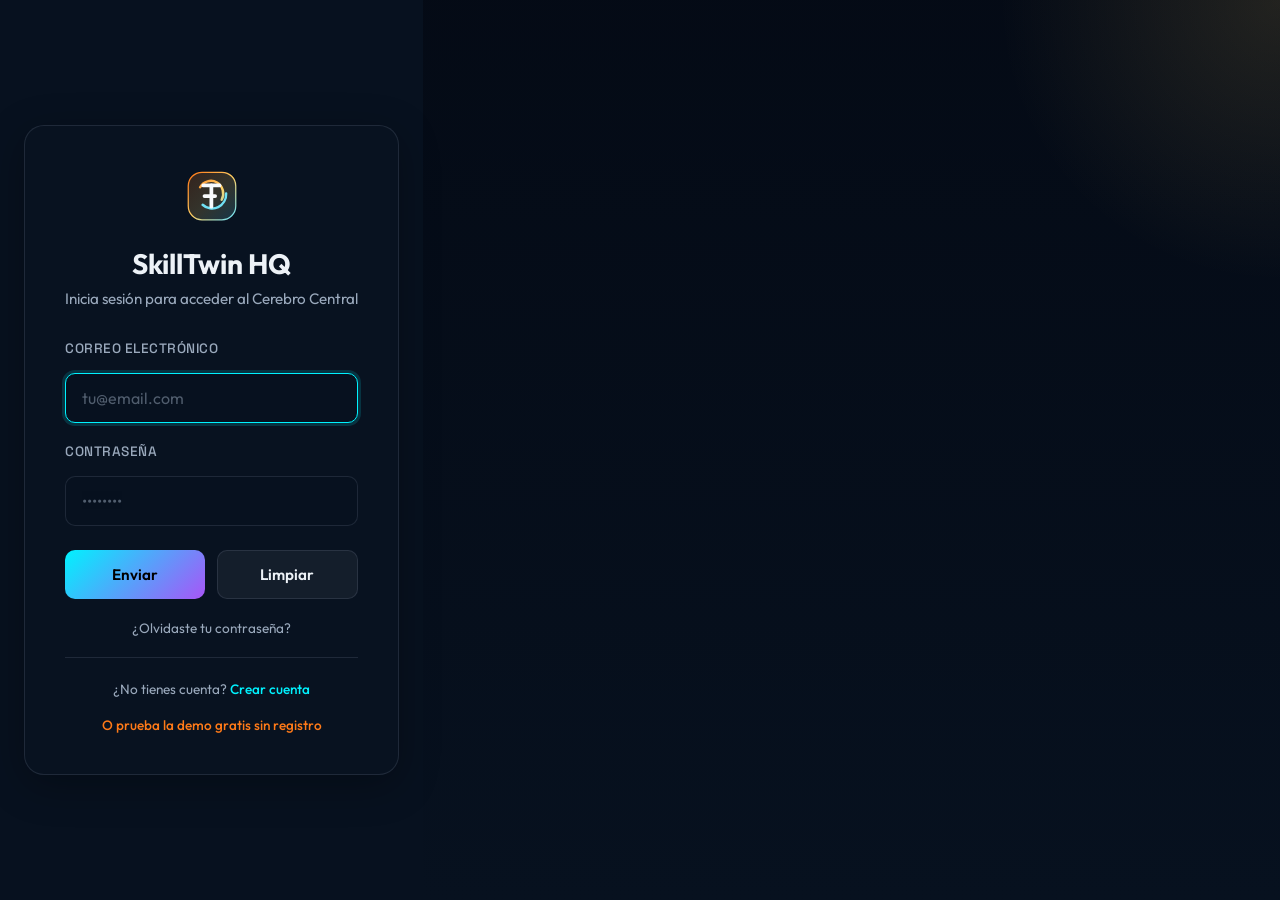
<file: cerebro/home.html>
<!DOCTYPE html>
<html lang="es">
<head>
  <meta charset="UTF-8">
  <meta name="viewport" content="width=device-width, initial-scale=1.0">
  <title>Redirigiendo... - SkillTwin</title>
  <link rel="icon" type="image/svg+xml" href="logo-mark.svg">
  <style>
    * { box-sizing: border-box; margin: 0; padding: 0; }
    body {
      min-height: 100vh;
      display: flex;
      align-items: center;
      justify-content: center;
      background: #0a0f1a;
      font-family: 'Outfit', 'Segoe UI', system-ui, sans-serif;
      color: #e8eefc;
    }
    .home-container {
      text-align: center;
      padding: 2rem;
    }
    .logo {
      width: 80px;
      height: 80px;
      margin-bottom: 1.5rem;
      animation: pulse 2s ease-in-out infinite;
    }
    @keyframes pulse {
      0%, 100% { transform: scale(1); opacity: 0.8; }
      50% { transform: scale(1.05); opacity: 1; }
    }
    h1 { font-size: 2rem; font-weight: 700; margin-bottom: 0.5rem; background: linear-gradient(135deg, #00f2fe, #a855f7); -webkit-background-clip: text; -webkit-text-fill-color: transparent; background-clip: text; }
    p { color: #9ca3af; font-size: 1.1rem; margin-bottom: 2rem; }
    .spinner {
      width: 40px;
      height: 40px;
      border: 3px solid rgba(255,255,255,0.1);
      border-top-color: #00f2fe;
      border-radius: 50%;
      margin: 0 auto;
      animation: spin 1s linear infinite;
    }
    @keyframes spin { to { transform: rotate(360deg); } }
    .fallback { margin-top: 1.5rem; font-size: 0.9rem; color: #6b7280; }
    .fallback a { color: #00f2fe; text-decoration: none; }
    .fallback a:hover { text-decoration: underline; }
  </style>
</head>
<body>
  <div class="home-container">
    <img src="logo-mark.svg" alt="SkillTwin" class="logo">
    <h1>Sesión iniciada</h1>
    <p>Redirigiendo al Cerebro Central...</p>
    <div class="spinner" aria-hidden="true"></div>
    <div class="fallback">
      Si no eres redirigido automáticamente, <a href="index.html">haz clic aquí</a>.
    </div>
  </div>

  <script>
    // Verificar token y redirigir
    (function() {
      const token = localStorage.getItem("skilltwin_token");
      const user = localStorage.getItem("skilltwin_user");
      
      if (token && user) {
        // Token existe, ir al dashboard
        window.location.href = "index.html";
      } else {
        // No hay sesión, ir a login
        window.location.href = "login.html";
      }
    })();
  </script>
</body>
</html>
</file>
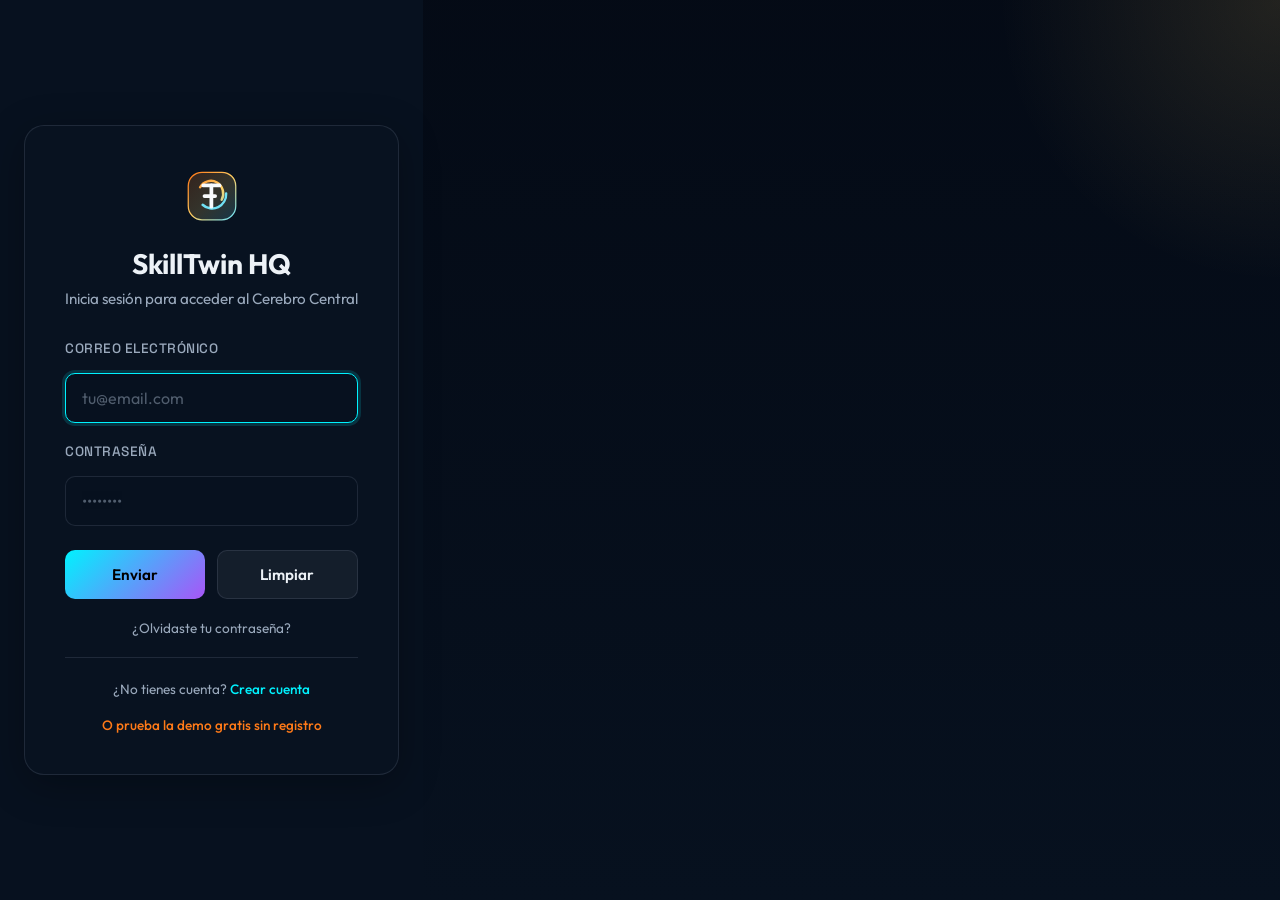
<file: cerebro/login.html>
<!DOCTYPE html>
<html lang="es">
<head>
  <meta charset="UTF-8">
  <meta name="viewport" content="width=device-width, initial-scale=1.0">
  <title>Iniciar Sesión - SkillTwin</title>
  <link rel="icon" type="image/svg+xml" href="logo-mark.svg">
  <link rel="stylesheet" href="style.css">
  <style>
    /* Login Specific Styles - usando variables de style.css */
    .login-container {
      min-height: 100vh;
      display: flex;
      align-items: center;
      justify-content: center;
      background: var(--bg-color);
      padding: 1.5rem;
    }
    .login-card {
      width: 100%;
      max-width: 420px;
      background: var(--panel-bg);
      border: 1px solid var(--panel-border);
      border-radius: 20px;
      padding: 2.5rem;
      box-shadow: 0 10px 40px rgba(0,0,0,0.3);
    }
    .login-header {
      text-align: center;
      margin-bottom: 2rem;
    }
    .login-logo {
      width: 60px;
      height: 60px;
      margin-bottom: 1rem;
    }
    .login-header h1 {
      font-size: 1.75rem;
      font-weight: 700;
      color: var(--text-primary);
      margin-bottom: 0.5rem;
    }
    .login-header p {
      color: var(--text-secondary);
      font-size: 0.95rem;
    }
    .form-group {
      margin-bottom: 1.25rem;
    }
    .form-group label {
      display: block;
      font-size: 0.85rem;
      font-weight: 500;
      color: var(--text-secondary);
      margin-bottom: 0.5rem;
    }
    .form-input-wrapper {
      position: relative;
    }
    .form-input {
      width: 100%;
      padding: 0.875rem 1rem;
      background: var(--bg-color);
      border: 1px solid var(--panel-border);
      border-radius: 10px;
      color: var(--text-primary);
      font-size: 1rem;
      font-family: inherit;
      transition: border-color 0.2s, box-shadow 0.2s;
      box-sizing: border-box;
    }
    .form-input:focus {
      outline: none;
      border-color: var(--color-cerebro);
      box-shadow: 0 0 0 3px rgba(0, 242, 254, 0.15);
    }
    .form-input::placeholder {
      color: var(--text-secondary);
      opacity: 0.5;
    }
    .form-input.error {
      border-color: var(--color-marketing);
    }
    .error-message {
      display: none;
      color: var(--color-marketing);
      font-size: 0.75rem;
      margin-top: 0.4rem;
      min-height: 1em;
    }
    .error-message.visible {
      display: block;
    }
    .form-actions {
      display: flex;
      gap: 0.75rem;
      margin-top: 1.5rem;
    }
    .btn {
      flex: 1;
      padding: 0.875rem 1.5rem;
      border: none;
      border-radius: 10px;
      font-size: 0.95rem;
      font-weight: 600;
      font-family: inherit;
      cursor: pointer;
      transition: all 0.2s ease;
      display: inline-flex;
      align-items: center;
      justify-content: center;
      gap: 0.5rem;
    }
    .btn-primary {
      background: linear-gradient(135deg, var(--color-cerebro), var(--color-desarrollo));
      color: #000;
    }
    .btn-primary:hover:not(:disabled) {
      transform: translateY(-1px);
      box-shadow: 0 4px 15px rgba(0, 242, 254, 0.3);
    }
    .btn-primary:disabled {
      opacity: 0.6;
      cursor: not-allowed;
      transform: none;
      background: #555;
      color: #888;
    }
    .btn-secondary {
      background: rgba(255,255,255,0.05);
      color: var(--text-primary);
      border: 1px solid var(--panel-border);
    }
    .btn-secondary:hover:not(:disabled) {
      background: rgba(255,255,255,0.1);
    }
    .forgot-password {
      display: block;
      text-align: center;
      margin-top: 1.25rem;
      font-size: 0.85rem;
      color: var(--text-secondary);
      text-decoration: none;
      transition: color 0.2s;
    }
    .forgot-password:hover {
      color: var(--color-cerebro);
      text-decoration: underline;
    }
    .spinner {
      width: 18px;
      height: 18px;
      border: 2px solid transparent;
      border-top-color: currentColor;
      border-radius: 50%;
      animation: spin 0.8s linear infinite;
    }
    @keyframes spin {
      to { transform: rotate(360deg); }
    }
    .btn-text { display: inline; }
    .btn.loading .btn-text { display: none; }
    .btn.loading .spinner { display: inline-block; }
    .spinner { display: none; }
  </style>
</head>
<body>
  <div class="login-container">
    <div class="login-card">
      <header class="login-header">
        <img src="logo-mark.svg" alt="SkillTwin Logo" class="login-logo">
        <h1>SkillTwin HQ</h1>
        <p>Inicia sesión para acceder al Cerebro Central</p>
      </header>

      <form id="login-form" novalidate>
        <div class="form-group">
          <label for="email">Correo electrónico</label>
          <div class="form-input-wrapper">
            <input 
              type="email" 
              id="email" 
              name="email" 
              class="form-input" 
              placeholder="tu@email.com" 
              autocomplete="email"
              required
              aria-describedby="email-error"
            >
          </div>
          <div id="email-error" class="error-message" aria-live="polite"></div>
        </div>

        <div class="form-group">
          <label for="password">Contraseña</label>
          <div class="form-input-wrapper">
            <input 
              type="password" 
              id="password" 
              name="password" 
              class="form-input" 
              placeholder="••••••••" 
              autocomplete="current-password"
              required
              minlength="8"
              aria-describedby="password-error"
            >
          </div>
          <div id="password-error" class="error-message" aria-live="polite"></div>
        </div>

        <div class="form-actions">
          <button type="submit" id="submit-btn" class="btn btn-primary">
            <span class="btn-text">Enviar</span>
            <span class="spinner" aria-hidden="true"></span>
          </button>
          <button type="button" id="clear-btn" class="btn btn-secondary">Limpiar</button>
        </div>
      </form>

      <a href="#" id="forgot-link" class="forgot-password">¿Olvidaste tu contraseña?</a>
      
      <div style="text-align:center; margin-top:1.25rem; padding-top:1.25rem; border-top:1px solid var(--panel-border);">
        <span style="color:var(--text-secondary); font-size:0.85rem;">¿No tienes cuenta? </span>
        <a href="#" id="register-link" style="color:var(--color-cerebro); font-size:0.85rem; text-decoration:none; font-weight:500;">Crear cuenta</a>
      </div>
      <div style="text-align:center; margin-top:1rem;">
        <a href="demo.html" style="color:var(--accent-warm); font-size:0.85rem; text-decoration:none; font-weight:500;">O prueba la demo gratis sin registro</a>
      </div>
    </div>
  </div>

  <!-- Modal de Recuperación de Contraseña -->
  <div id="forgot-modal" style="display:none; position:fixed; inset:0; background:rgba(0,0,0,0.7); z-index:1000; align-items:center; justify-content:center;">
    <div style="background:var(--panel-bg); border:1px solid var(--panel-border); border-radius:20px; padding:2.5rem; width:100%; max-width:420px; margin:1.5rem;">
      <h2 style="color:var(--text-primary); margin-bottom:1.5rem; text-align:center;">Recuperar Contraseña</h2>
      
      <!-- Paso 1: Solicitar email -->
      <div id="forgot-step1">
        <p style="color:var(--text-secondary); font-size:0.9rem; margin-bottom:1.5rem; text-align:center;">
          Ingresa tu email y te enviaremos un código de recuperación.
        </p>
        <form id="forgot-form" novalidate>
          <div class="form-group">
            <label for="forgot-email">Correo electrónico</label>
            <input type="email" id="forgot-email" class="form-input" placeholder="tu@email.com" required>
          </div>
          <div id="forgot-error" style="display:none; color:var(--color-marketing); font-size:0.8rem; margin-bottom:1rem;"></div>
          <div class="form-actions">
            <button type="submit" class="btn btn-primary">Enviar Código</button>
            <button type="button" id="cancel-forgot" class="btn btn-secondary">Cancelar</button>
          </div>
        </form>
      </div>

      <!-- Paso 2: Ingresar código y nueva contraseña -->
      <div id="forgot-step2" style="display:none;">
        <p style="color:var(--text-secondary); font-size:0.9rem; margin-bottom:1.5rem; text-align:center;">
          Ingresa el código que recibiste y tu nueva contraseña.
        </p>
        <form id="reset-form" novalidate>
          <div class="form-group">
            <label for="reset-code">Código de verificación</label>
            <input type="text" id="reset-code" class="form-input" placeholder="123456" maxlength="6" required>
          </div>
          <div class="form-group">
            <label for="reset-password">Nueva contraseña</label>
            <input type="password" id="reset-password" class="form-input" placeholder="Mínimo 8 caracteres" required minlength="8">
          </div>
          <div id="reset-error" style="display:none; color:var(--color-marketing); font-size:0.8rem; margin-bottom:1rem;"></div>
          <div class="form-actions">
            <button type="submit" class="btn btn-primary">Restablecer</button>
            <button type="button" id="back-to-step1" class="btn btn-secondary">Volver</button>
          </div>
        </form>
      </div>

      <!-- Paso 3: Éxito -->
      <div id="forgot-step3" style="display:none; text-align:center;">
        <div style="font-size:3rem; margin-bottom:1rem;">✓</div>
        <h3 style="color:var(--text-primary); margin-bottom:0.5rem;">Contraseña actualizada</h3>
        <p style="color:var(--text-secondary); font-size:0.9rem; margin-bottom:1.5rem;">
          Ya puedes iniciar sesión con tu nueva contraseña.
        </p>
        <button id="goto-login" class="btn btn-primary" style="width:100%;">Ir a Iniciar Sesión</button>
      </div>
    </div>
  </div>

  <!-- Modal de Registro -->
  <div id="register-modal" style="display:none; position:fixed; inset:0; background:rgba(0,0,0,0.7); z-index:1000; align-items:center; justify-content:center;">
    <div style="background:var(--panel-bg); border:1px solid var(--panel-border); border-radius:20px; padding:2.5rem; width:100%; max-width:420px; margin:1.5rem;">
      <h2 style="color:var(--text-primary); margin-bottom:1.5rem; text-align:center;">Crear Cuenta</h2>
      <form id="register-form" novalidate>
        <div class="form-group">
          <label for="reg-name">Nombre</label>
          <input type="text" id="reg-name" class="form-input" placeholder="Tu nombre" required>
        </div>
        <div class="form-group">
          <label for="reg-email">Correo electrónico</label>
          <input type="email" id="reg-email" class="form-input" placeholder="tu@email.com" required>
        </div>
        <div class="form-group">
          <label for="reg-password">Contraseña</label>
          <input type="password" id="reg-password" class="form-input" placeholder="Mínimo 8 caracteres" required minlength="8">
        </div>
        <div id="reg-error" style="display:none; color:var(--color-marketing); font-size:0.8rem; margin-bottom:1rem;"></div>
        <div class="form-actions">
          <button type="submit" class="btn btn-primary">Registrar</button>
          <button type="button" id="cancel-register" class="btn btn-secondary">Cancelar</button>
        </div>
      </form>
    </div>
  </div>

  <script src="login.js"></script>
  <script>
    // Registro
    const registerLink = document.getElementById('register-link');
    const registerModal = document.getElementById('register-modal');
    const cancelRegister = document.getElementById('cancel-register');
    const registerForm = document.getElementById('register-form');
    const regError = document.getElementById('reg-error');

    registerLink.addEventListener('click', (e) => {
      e.preventDefault();
      registerModal.style.display = 'flex';
    });

    cancelRegister.addEventListener('click', () => {
      registerModal.style.display = 'none';
      registerForm.reset();
      regError.style.display = 'none';
    });

    registerModal.addEventListener('click', (e) => {
      if (e.target === registerModal) {
        registerModal.style.display = 'none';
        registerForm.reset();
        regError.style.display = 'none';
      }
    });

    registerForm.addEventListener('submit', async (e) => {
      e.preventDefault();
      const name = document.getElementById('reg-name').value.trim();
      const email = document.getElementById('reg-email').value.trim();
      const password = document.getElementById('reg-password').value;

      if (!name || !email || !password) {
        regError.textContent = 'Todos los campos son obligatorios';
        regError.style.display = 'block';
        return;
      }
      if (password.length < 8) {
        regError.textContent = 'La contraseña debe tener al menos 8 caracteres';
        regError.style.display = 'block';
        return;
      }

      try {
        const res = await fetch('/api/auth/register', {
          method: 'POST',
          headers: { 'Content-Type': 'application/json' },
          body: JSON.stringify({ nombre: name, email, password })
        });
        const data = await res.json();
        if (!res.ok) throw new Error(data.error || 'Error al registrar');
        
        // Registro exitoso - login automático
        localStorage.setItem('skilltwin_token', data.token);
        localStorage.setItem('skilltwin_user', JSON.stringify(data.user));
        window.location.href = 'home.html';
      } catch (err) {
        regError.textContent = err.message;
        regError.style.display = 'block';
      }
    });

    // Recuperación de Contraseña
    const forgotLink = document.getElementById('forgot-link');
    const forgotModal = document.getElementById('forgot-modal');
    const cancelForgot = document.getElementById('cancel-forgot');
    const forgotForm = document.getElementById('forgot-form');
    const forgotError = document.getElementById('forgot-error');
    const forgotStep1 = document.getElementById('forgot-step1');
    const forgotStep2 = document.getElementById('forgot-step2');
    const forgotStep3 = document.getElementById('forgot-step3');
    const resetForm = document.getElementById('reset-form');
    const resetError = document.getElementById('reset-error');
    const backToStep1 = document.getElementById('back-to-step1');
    const gotoLogin = document.getElementById('goto-login');

    let resetEmail = '';

    forgotLink.addEventListener('click', (e) => {
      e.preventDefault();
      forgotModal.style.display = 'flex';
      forgotStep1.style.display = 'block';
      forgotStep2.style.display = 'none';
      forgotStep3.style.display = 'none';
      forgotForm.reset();
      forgotError.style.display = 'none';
    });

    cancelForgot.addEventListener('click', () => {
      forgotModal.style.display = 'none';
      forgotForm.reset();
      forgotError.style.display = 'none';
    });

    forgotModal.addEventListener('click', (e) => {
      if (e.target === forgotModal) {
        forgotModal.style.display = 'none';
        forgotForm.reset();
        forgotError.style.display = 'none';
      }
    });

    forgotForm.addEventListener('submit', async (e) => {
      e.preventDefault();
      const email = document.getElementById('forgot-email').value.trim();

      if (!email) {
        forgotError.textContent = 'El email es obligatorio';
        forgotError.style.display = 'block';
        return;
      }

      try {
        const res = await fetch('/api/auth/forgot-password', {
          method: 'POST',
          headers: { 'Content-Type': 'application/json' },
          body: JSON.stringify({ email })
        });
        const data = await res.json();
        if (!res.ok) throw new Error(data.error || 'Error al enviar código');

        resetEmail = email;
        forgotStep1.style.display = 'none';
        forgotStep2.style.display = 'block';
      } catch (err) {
        forgotError.textContent = err.message;
        forgotError.style.display = 'block';
      }
    });

    backToStep1.addEventListener('click', () => {
      forgotStep2.style.display = 'none';
      forgotStep1.style.display = 'block';
      resetError.style.display = 'none';
    });

    resetForm.addEventListener('submit', async (e) => {
      e.preventDefault();
      const code = document.getElementById('reset-code').value.trim();
      const newPassword = document.getElementById('reset-password').value;

      if (!code || code.length !== 6) {
        resetError.textContent = 'El código debe tener 6 dígitos';
        resetError.style.display = 'block';
        return;
      }
      if (newPassword.length < 8) {
        resetError.textContent = 'La contraseña debe tener al menos 8 caracteres';
        resetError.style.display = 'block';
        return;
      }

      try {
        const res = await fetch('/api/auth/reset-password', {
          method: 'POST',
          headers: { 'Content-Type': 'application/json' },
          body: JSON.stringify({ email: resetEmail, code, new_password: newPassword })
        });
        const data = await res.json();
        if (!res.ok) throw new Error(data.error || 'Error al restablecer contraseña');

        forgotStep2.style.display = 'none';
        forgotStep3.style.display = 'block';
      } catch (err) {
        resetError.textContent = err.message;
        resetError.style.display = 'block';
      }
    });

    gotoLogin.addEventListener('click', () => {
      forgotModal.style.display = 'none';
    });
  </script>
</body>
</html>
</file>
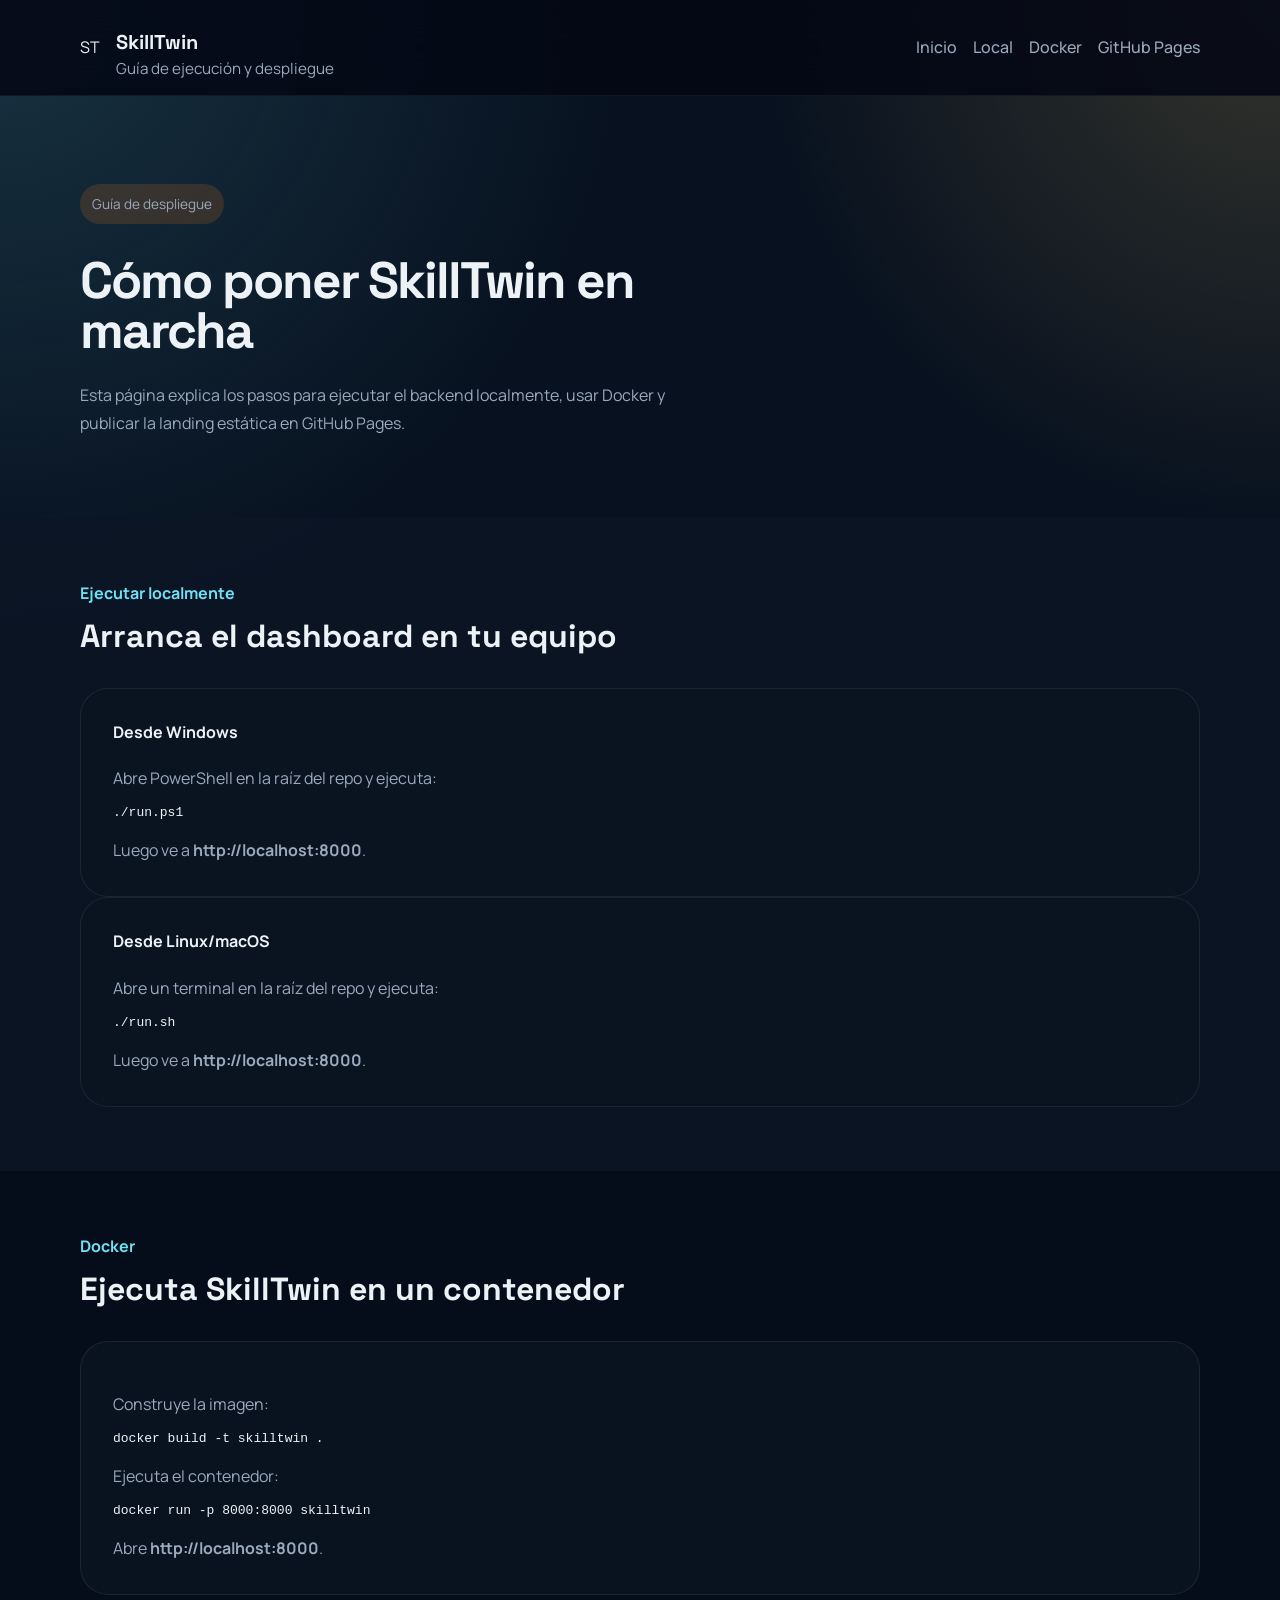
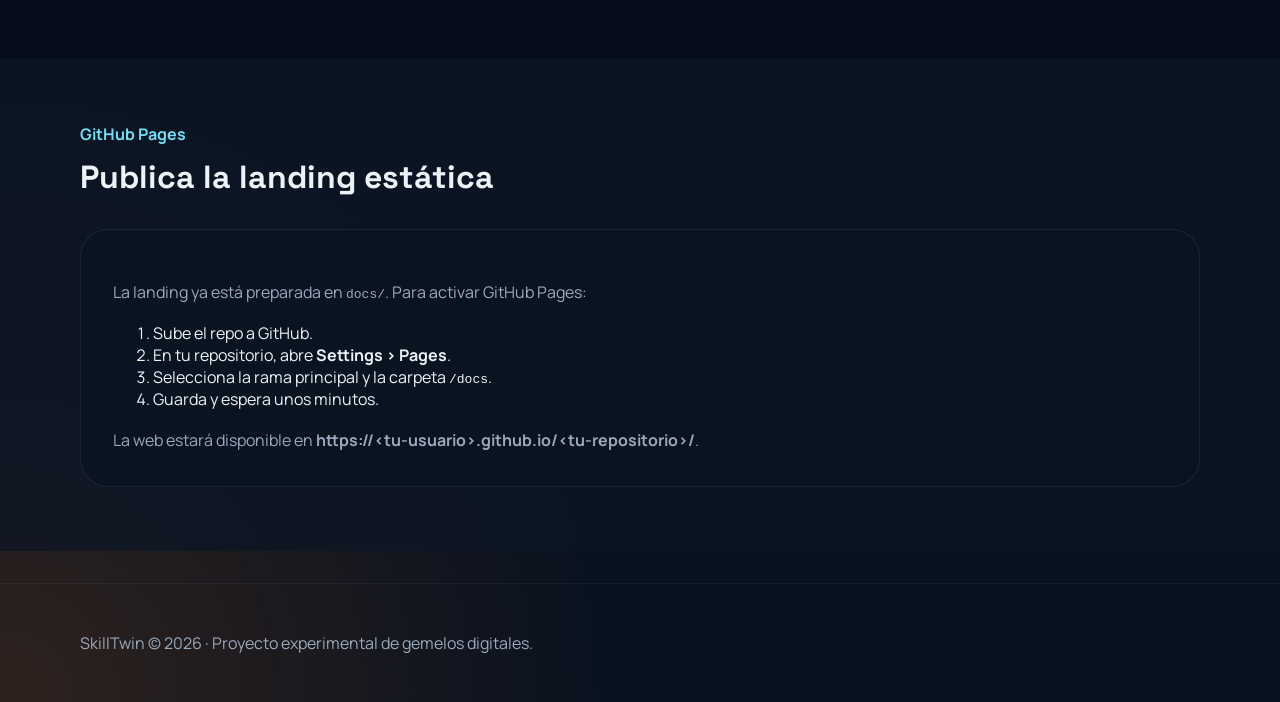
<file: docs/instructions.html>
<!DOCTYPE html>
<html lang="es">
<head>
  <meta charset="UTF-8">
  <meta name="viewport" content="width=device-width, initial-scale=1.0">
  <meta name="description" content="Instrucciones para ejecutar SkillTwin localmente o desde GitHub Pages.">
  <title>SkillTwin - Instrucciones</title>
  <link rel="stylesheet" href="styles.css">
</head>
<body>
  <header class="site-header">
    <div class="container header-inner">
      <div class="brand">
        <span class="brand-mark">ST</span>
        <div>
          <h1>SkillTwin</h1>
          <p>Guía de ejecución y despliegue</p>
        </div>
      </div>
      <nav class="site-nav" aria-label="Navegación principal">
        <a href="index.html">Inicio</a>
        <a href="#local">Local</a>
        <a href="#docker">Docker</a>
        <a href="#github-pages">GitHub Pages</a>
      </nav>
    </div>
  </header>

  <main>
    <section class="hero">
      <div class="container hero-grid">
        <article class="hero-copy">
          <p class="eyebrow">Guía de despliegue</p>
          <h2>Cómo poner SkillTwin en marcha</h2>
          <p>Esta página explica los pasos para ejecutar el backend localmente, usar Docker y publicar la landing estática en GitHub Pages.</p>
        </article>
      </div>
    </section>

    <section class="section-light" id="local">
      <div class="container">
        <div class="section-header">
          <span>Ejecutar localmente</span>
          <h3>Arranca el dashboard en tu equipo</h3>
        </div>
        <div class="feature-card">
          <h4>Desde Windows</h4>
          <p>Abre PowerShell en la raíz del repo y ejecuta:</p>
          <pre>./run.ps1</pre>
          <p>Luego ve a <strong>http://localhost:8000</strong>.</p>
        </div>
        <div class="feature-card">
          <h4>Desde Linux/macOS</h4>
          <p>Abre un terminal en la raíz del repo y ejecuta:</p>
          <pre>./run.sh</pre>
          <p>Luego ve a <strong>http://localhost:8000</strong>.</p>
        </div>
      </div>
    </section>

    <section class="section-dark" id="docker">
      <div class="container">
        <div class="section-header white">
          <span>Docker</span>
          <h3>Ejecuta SkillTwin en un contenedor</h3>
        </div>
        <div class="feature-card">
          <p>Construye la imagen:</p>
          <pre>docker build -t skilltwin .</pre>
          <p>Ejecuta el contenedor:</p>
          <pre>docker run -p 8000:8000 skilltwin</pre>
          <p>Abre <strong>http://localhost:8000</strong>.</p>
        </div>
      </div>
    </section>

    <section class="section-light" id="github-pages">
      <div class="container">
        <div class="section-header">
          <span>GitHub Pages</span>
          <h3>Publica la landing estática</h3>
        </div>
        <div class="feature-card">
          <p>La landing ya está preparada en <code>docs/</code>. Para activar GitHub Pages:</p>
          <ol>
            <li>Sube el repo a GitHub.</li>
            <li>En tu repositorio, abre <strong>Settings &gt; Pages</strong>.</li>
            <li>Selecciona la rama principal y la carpeta <code>/docs</code>.</li>
            <li>Guarda y espera unos minutos.</li>
          </ol>
          <p>La web estará disponible en <strong>https://&lt;tu-usuario&gt;.github.io/&lt;tu-repositorio&gt;/</strong>.</p>
        </div>
      </div>
    </section>
  </main>

  <footer class="site-footer">
    <div class="container footer-inner">
      <p>SkillTwin © 2026 · Proyecto experimental de gemelos digitales.</p>
    </div>
  </footer>
</body>
</html>
</file>
<file: docs/styles.css>
@import url('https://fonts.googleapis.com/css2?family=Manrope:wght@400;500;600;700;800&family=Space+Grotesk:wght@500;700&display=swap');

:root {
  color-scheme: dark;
  color: #e5e7eb;
  background-color: #040714;
  font-family: 'Manrope', sans-serif;
  --bg: #07111f;
  --surface: rgba(10, 20, 34, 0.9);
  --surface-strong: rgba(7, 17, 31, 0.98);
  --border: rgba(148, 163, 184, 0.12);
  --primary: #ff7a18;
  --primary-soft: rgba(255, 122, 24, 0.16);
  --text: #edf2f7;
  --text-muted: #9aa9bc;
  --accent: #70e1f5;
  --accent-strong: #ffd166;
}

* {
  box-sizing: border-box;
}

html {
  scroll-behavior: smooth;
}

body {
  margin: 0;
  min-height: 100vh;
  background: radial-gradient(circle at top left, rgba(112, 225, 245, 0.16), transparent 24%),
              radial-gradient(circle at top right, rgba(255, 209, 102, 0.18), transparent 20%),
              radial-gradient(circle at bottom left, rgba(255, 122, 24, 0.16), transparent 24%),
              var(--bg);
  color: var(--text);
}

img {
  max-width: 100%;
  display: block;
}

a {
  color: inherit;
  text-decoration: none;
}

button,
input,
textarea,
select {
  font: inherit;
}

.container {
  width: min(1120px, calc(100% - 2rem));
  margin: 0 auto;
}

.site-header {
  position: sticky;
  top: 0;
  z-index: 10;
  backdrop-filter: blur(24px);
  background: rgba(4, 7, 20, 0.86);
  border-bottom: 1px solid rgba(148, 163, 184, 0.08);
}

.header-inner {
  display: flex;
  align-items: center;
  justify-content: space-between;
  gap: 1rem;
  padding: 1rem 0;
}

.brand {
  display: flex;
  align-items: center;
  gap: 1rem;
}

.brand-logo {
  width: 48px;
  height: 48px;
  box-shadow: 0 10px 30px rgba(255, 122, 24, 0.28);
}

.brand h1 {
  font-family: 'Space Grotesk', sans-serif;
  font-size: 1.25rem;
  margin-bottom: 0.15rem;
}

.brand p {
  margin: 0;
  color: var(--text-muted);
  font-size: 0.95rem;
}

.site-nav {
  display: flex;
  flex-wrap: wrap;
  gap: 1rem;
  align-items: center;
}

.site-nav a {
  color: var(--text-muted);
  font-weight: 500;
  transition: color 0.2s ease;
}

.site-nav a:hover {
  color: var(--text);
}

.site-nav .nav-demo {
  background: #10b981;
  color: #fff;
  padding: 0.5rem 1rem;
  border-radius: 999px;
  font-weight: 600;
  animation: pulse-demo 2s infinite;
}

@keyframes pulse-demo {
  0%, 100% { box-shadow: 0 0 0 0 rgba(16, 185, 129, 0.4); }
  50% { box-shadow: 0 0 0 8px rgba(16, 185, 129, 0); }
}

.site-nav .nav-demo:hover {
  background: #059669;
  color: #fff;
}

.site-nav .nav-login {
  background: var(--primary);
  color: #fff;
  padding: 0.5rem 1rem;
  border-radius: 999px;
  font-weight: 600;
}

.site-nav .nav-login:hover {
  background: #ff9a45;
  color: #fff;
}

.site-nav .nav-contact {
  background: transparent;
  color: var(--primary);
  padding: 0.5rem 1rem;
  border-radius: 999px;
  font-weight: 600;
  border: 1px solid var(--primary);
}

.site-nav .nav-contact:hover {
  background: var(--primary);
  color: #fff;
}

.hero {
  padding: 4rem 0 3rem;
}

.hero-grid {
  display: grid;
  grid-template-columns: 1.3fr 0.9fr;
  gap: 2rem;
  align-items: start;
}

.hero-copy {
  max-width: 620px;
}

.eyebrow {
  display: inline-flex;
  background: var(--primary-soft);
  color: #ffd4b0;
  padding: 0.5rem 0.75rem;
  border-radius: 999px;
  font-size: 0.85rem;
  margin-bottom: 1rem;
}

.hero-copy h2 {
  font-family: 'Space Grotesk', sans-serif;
  margin: 0;
  font-size: clamp(2.6rem, 4vw, 4rem);
  line-height: 0.98;
  letter-spacing: -0.04em;
}

.hero-copy p {
  margin: 1.5rem 0 2rem;
  max-width: 44rem;
  line-height: 1.8;
  color: var(--text-muted);
}

.hero-actions {
  display: flex;
  flex-wrap: wrap;
  gap: 1rem;
}

.button {
  appearance: none;
  border: none;
  border-radius: 999px;
  padding: 0.95rem 1.6rem;
  font-weight: 600;
  cursor: pointer;
  transition: transform 0.15s ease, background-color 0.15s ease;
}

.button:hover {
  transform: translateY(-1px);
}

.button-primary {
  background: linear-gradient(135deg, #ff7a18, #ffb347);
  color: #fff;
  box-shadow: 0 14px 30px rgba(255, 122, 24, 0.22);
}

.button-secondary {
  background: rgba(255, 255, 255, 0.08);
  color: var(--text);
}

.hero-card {
  background: var(--surface);
  border: 1px solid var(--border);
  border-radius: 32px;
  padding: 2rem;
  display: flex;
  flex-direction: column;
  gap: 1.5rem;
  position: relative;
  overflow: hidden;
}

.hero-card::before {
  content: "";
  position: absolute;
  inset: -30% auto auto -10%;
  width: 220px;
  height: 220px;
  background: radial-gradient(circle, rgba(112, 225, 245, 0.18), transparent 65%);
  pointer-events: none;
}

.card-header {
  color: var(--accent);
  font-size: 0.95rem;
  font-weight: 700;
  text-transform: uppercase;
  letter-spacing: 0.12em;
}

.card-body p {
  margin: 0;
  line-height: 1.8;
  color: var(--text-muted);
}

.card-body ul {
  margin: 1rem 0 0;
  padding-left: 1.15rem;
  color: var(--text-muted);
  list-style: disc;
}

.card-footer {
  color: var(--text-muted);
  font-size: 0.95rem;
}

.section-light,
.section-dark,
.cta-section {
  padding: 4rem 0;
}

.section-light {
  background: rgba(12, 22, 38, 0.76);
}

.section-dark {
  background: rgba(5, 13, 25, 0.96);
}

.section-header {
  max-width: 720px;
  margin-bottom: 2rem;
}

.section-header span {
  display: inline-block;
  color: var(--accent);
  font-weight: 700;
  margin-bottom: 0.75rem;
}

.section-header h3 {
  font-family: 'Space Grotesk', sans-serif;
  margin: 0;
  font-size: clamp(2rem, 2.5vw, 2.6rem);
}

.feature-grid,
.department-grid,
.split-grid {
  display: grid;
  gap: 1.5rem;
}

.feature-grid {
  grid-template-columns: repeat(2, minmax(0, 1fr));
}

.feature-card,
.department-grid article,
.contact-card,
.cta-card {
  background: var(--surface);
  border: 1px solid var(--border);
  border-radius: 28px;
  padding: 2rem;
}

.hero-metrics {
  display: grid;
  grid-template-columns: repeat(3, minmax(0, 1fr));
  gap: 1rem;
  margin-top: 2rem;
}

.hero-metrics div {
  padding: 1rem 1.1rem;
  border: 1px solid var(--border);
  border-radius: 18px;
  background: rgba(255, 255, 255, 0.03);
}

.hero-metrics strong {
  display: block;
  font-family: 'Space Grotesk', sans-serif;
  font-size: 1.5rem;
  color: var(--accent-strong);
}

.hero-metrics span {
  color: var(--text-muted);
  font-size: 0.92rem;
}

.signal-strip {
  padding: 1rem 0 0;
}

.signal-strip-inner {
  display: grid;
  grid-template-columns: repeat(5, minmax(0, 1fr));
  gap: 0.75rem;
}

.signal-strip-inner span {
  text-align: center;
  padding: 0.9rem 1rem;
  border-radius: 999px;
  border: 1px solid rgba(148, 163, 184, 0.12);
  background: rgba(255, 255, 255, 0.03);
  color: var(--text-muted);
  font-size: 0.88rem;
}

.use-case-grid {
  display: grid;
  grid-template-columns: repeat(3, minmax(0, 1fr));
  gap: 1.5rem;
}

.pricing-grid {
  display: grid;
  grid-template-columns: repeat(3, minmax(0, 1fr));
  gap: 1.5rem;
}

.pricing-card {
  background: var(--surface);
  border: 1px solid var(--border);
  border-radius: 28px;
  padding: 2rem;
  display: grid;
  gap: 1rem;
}

.pricing-card.featured {
  border-color: rgba(255, 122, 24, 0.4);
  box-shadow: 0 18px 42px rgba(255, 122, 24, 0.12);
}

.pricing-label {
  color: var(--accent-strong);
  text-transform: uppercase;
  letter-spacing: 0.12em;
  font-size: 0.78rem;
  margin: 0;
}

.pricing-card h4 {
  font-family: 'Space Grotesk', sans-serif;
  font-size: 2rem;
  margin: 0;
}

.pricing-card p,
.pricing-card li {
  color: var(--text-muted);
  line-height: 1.7;
}

.pricing-card ul {
  margin: 0;
  padding-left: 1.15rem;
}

.contact-grid {
  display: grid;
  grid-template-columns: repeat(2, minmax(0, 1fr));
  gap: 1.5rem;
}

.contact-card ul {
  margin: 1rem 0 0;
  padding-left: 1.15rem;
  color: var(--text-muted);
  list-style: disc;
  line-height: 1.8;
}

.contact-card a {
  color: var(--accent);
}

.contact-form-card {
  margin-top: 1.5rem;
  padding: 2rem;
  border-radius: 28px;
  background: rgba(2, 6, 23, 0.72);
  border: 1px solid var(--border);
}

.contact-form {
  display: grid;
  gap: 1rem;
  margin-top: 1rem;
}

.form-row {
  display: grid;
  grid-template-columns: repeat(2, minmax(0, 1fr));
  gap: 1rem;
}

.contact-form input,
.contact-form textarea {
  width: 100%;
  padding: 0.9rem 1rem;
  border-radius: 14px;
  border: 1px solid rgba(148, 163, 184, 0.2);
  background: rgba(255, 255, 255, 0.04);
  color: var(--text);
}

.contact-form textarea {
  min-height: 120px;
  resize: vertical;
}

.form-status {
  min-height: 1.25rem;
  margin: 0;
  color: var(--text-muted);
}

.form-status.success {
  color: #34d399;
}

.form-status.error {
  color: #f87171;
}

.feature-card h4,
.department-grid h4 {
  margin-top: 0;
}

.feature-card p,
.department-grid p {
  margin: 1rem 0 0;
  line-height: 1.75;
  color: var(--text-muted);
}

.department-grid {
  grid-template-columns: repeat(4, minmax(0, 1fr));
}

.split-grid {
  grid-template-columns: repeat(2, minmax(0, 1fr));
}

.cta-card {
  text-align: center;
  display: grid;
  gap: 1.5rem;
}

.cta-card h3 {
  margin: 0;
  font-family: 'Space Grotesk', sans-serif;
  font-size: clamp(2rem, 2.8vw, 2.6rem);
}

.cta-card p {
  margin: 0;
  color: var(--text-muted);
}

.site-footer {
  border-top: 1px solid rgba(148, 163, 184, 0.08);
  padding: 2rem 0;
  margin-top: 2rem;
}

.footer-inner {
  display: flex;
  flex-direction: column;
  gap: 0.75rem;
  color: var(--text-muted);
}

@media (max-width: 980px) {
  .hero-grid,
  .department-grid,
  .feature-grid,
  .split-grid,
  .signal-strip-inner,
  .use-case-grid,
  .pricing-grid {
    grid-template-columns: 1fr;
  }

  .site-header {
    padding: 0.75rem 0;
  }

  .header-inner {
    flex-direction: column;
    align-items: flex-start;
  }

  .site-nav {
    width: 100%;
  }
}

@media (max-width: 680px) {
  .hero-copy h2 {
    font-size: 2.5rem;
  }

  .hero-metrics,
  .form-row,
  .contact-grid {
    grid-template-columns: 1fr;
  }

  .button {
    width: 100%;
    justify-content: center;
  }
}
</file>
<file: website/styles.css>
@import url('https://fonts.googleapis.com/css2?family=Manrope:wght@400;500;600;700;800&family=Space+Grotesk:wght@500;700&display=swap');

:root {
  color-scheme: dark;
  color: #e5e7eb;
  background-color: #040714;
  font-family: 'Manrope', sans-serif;
  --bg: #07111f;
  --surface: rgba(10, 20, 34, 0.9);
  --surface-strong: rgba(7, 17, 31, 0.98);
  --border: rgba(148, 163, 184, 0.12);
  --primary: #ff7a18;
  --primary-soft: rgba(255, 122, 24, 0.16);
  --text: #edf2f7;
  --text-muted: #9aa9bc;
  --accent: #70e1f5;
  --accent-strong: #ffd166;
}

* {
  box-sizing: border-box;
}

html {
  scroll-behavior: smooth;
}

body {
  margin: 0;
  min-height: 100vh;
  background: radial-gradient(circle at top left, rgba(112, 225, 245, 0.16), transparent 24%),
              radial-gradient(circle at top right, rgba(255, 209, 102, 0.18), transparent 20%),
              radial-gradient(circle at bottom left, rgba(255, 122, 24, 0.16), transparent 24%),
              var(--bg);
  color: var(--text);
}

img {
  max-width: 100%;
  display: block;
}

a {
  color: inherit;
  text-decoration: none;
}

button,
input,
textarea,
select {
  font: inherit;
}

.container {
  width: min(1120px, calc(100% - 2rem));
  margin: 0 auto;
}

.site-header {
  position: sticky;
  top: 0;
  z-index: 10;
  backdrop-filter: blur(24px);
  background: rgba(4, 7, 20, 0.86);
  border-bottom: 1px solid rgba(148, 163, 184, 0.08);
}

.header-inner {
  display: flex;
  align-items: center;
  justify-content: space-between;
  gap: 1rem;
  padding: 1rem 0;
}

.brand {
  display: flex;
  align-items: center;
  gap: 1rem;
}

.brand-logo {
  width: 48px;
  height: 48px;
  box-shadow: 0 10px 30px rgba(255, 122, 24, 0.28);
}

.brand h1 {
  font-family: 'Space Grotesk', sans-serif;
  font-size: 1.25rem;
  margin-bottom: 0.15rem;
}

.brand p {
  margin: 0;
  color: var(--text-muted);
  font-size: 0.95rem;
}

.site-nav {
  display: flex;
  flex-wrap: wrap;
  gap: 1rem;
  align-items: center;
}

.site-nav a {
  color: var(--text-muted);
  font-weight: 500;
  transition: color 0.2s ease;
}

.site-nav a:hover {
  color: var(--text);
}

.site-nav .nav-login {
  background: var(--primary);
  color: #fff;
  padding: 0.5rem 1rem;
  border-radius: 999px;
  font-weight: 600;
}

.site-nav .nav-login:hover {
  background: #ff9a45;
  color: #fff;
}

.site-nav .nav-contact {
  background: transparent;
  color: var(--primary);
  padding: 0.5rem 1rem;
  border-radius: 999px;
  font-weight: 600;
  border: 1px solid var(--primary);
}

.site-nav .nav-contact:hover {
  background: var(--primary);
  color: #fff;
}

.hero {
  padding: 4rem 0 3rem;
}

.hero-grid {
  display: grid;
  grid-template-columns: 1.3fr 0.9fr;
  gap: 2rem;
  align-items: start;
}

.hero-copy {
  max-width: 620px;
}

.eyebrow {
  display: inline-flex;
  background: var(--primary-soft);
  color: #ffd4b0;
  padding: 0.5rem 0.75rem;
  border-radius: 999px;
  font-size: 0.85rem;
  margin-bottom: 1rem;
}

.hero-copy h2 {
  font-family: 'Space Grotesk', sans-serif;
  margin: 0;
  font-size: clamp(2.6rem, 4vw, 4rem);
  line-height: 0.98;
  letter-spacing: -0.04em;
}

.hero-copy p {
  margin: 1.5rem 0 2rem;
  max-width: 44rem;
  line-height: 1.8;
  color: var(--text-muted);
}

.hero-actions {
  display: flex;
  flex-wrap: wrap;
  gap: 1rem;
}

.button {
  appearance: none;
  border: none;
  border-radius: 999px;
  padding: 0.95rem 1.6rem;
  font-weight: 600;
  cursor: pointer;
  transition: transform 0.15s ease, background-color 0.15s ease;
}

.button:hover {
  transform: translateY(-1px);
}

.button-primary {
  background: linear-gradient(135deg, #ff7a18, #ffb347);
  color: #fff;
  box-shadow: 0 14px 30px rgba(255, 122, 24, 0.22);
}

.button-secondary {
  background: rgba(255, 255, 255, 0.08);
  color: var(--text);
}

.hero-card {
  background: var(--surface);
  border: 1px solid var(--border);
  border-radius: 32px;
  padding: 2rem;
  display: flex;
  flex-direction: column;
  gap: 1.5rem;
  position: relative;
  overflow: hidden;
}

.hero-card::before {
  content: "";
  position: absolute;
  inset: -30% auto auto -10%;
  width: 220px;
  height: 220px;
  background: radial-gradient(circle, rgba(112, 225, 245, 0.18), transparent 65%);
  pointer-events: none;
}

.card-header {
  color: var(--accent);
  font-size: 0.95rem;
  font-weight: 700;
  text-transform: uppercase;
  letter-spacing: 0.12em;
}

.card-body p {
  margin: 0;
  line-height: 1.8;
  color: var(--text-muted);
}

.card-body ul {
  margin: 1rem 0 0;
  padding-left: 1.15rem;
  color: var(--text-muted);
  list-style: disc;
}

.card-footer {
  color: var(--text-muted);
  font-size: 0.95rem;
}

.section-light,
.section-dark,
.cta-section {
  padding: 4rem 0;
}

.section-light {
  background: rgba(12, 22, 38, 0.76);
}

.section-dark {
  background: rgba(5, 13, 25, 0.96);
}

.section-header {
  max-width: 720px;
  margin-bottom: 2rem;
}

.section-header span {
  display: inline-block;
  color: var(--accent);
  font-weight: 700;
  margin-bottom: 0.75rem;
}

.section-header h3 {
  font-family: 'Space Grotesk', sans-serif;
  margin: 0;
  font-size: clamp(2rem, 2.5vw, 2.6rem);
}

.feature-grid,
.department-grid,
.split-grid {
  display: grid;
  gap: 1.5rem;
}

.feature-grid {
  grid-template-columns: repeat(2, minmax(0, 1fr));
}

.feature-card,
.department-grid article,
.contact-card,
.cta-card {
  background: var(--surface);
  border: 1px solid var(--border);
  border-radius: 28px;
  padding: 2rem;
}

.hero-metrics {
  display: grid;
  grid-template-columns: repeat(3, minmax(0, 1fr));
  gap: 1rem;
  margin-top: 2rem;
}

.hero-metrics div {
  padding: 1rem 1.1rem;
  border: 1px solid var(--border);
  border-radius: 18px;
  background: rgba(255, 255, 255, 0.03);
}

.hero-metrics strong {
  display: block;
  font-family: 'Space Grotesk', sans-serif;
  font-size: 1.5rem;
  color: var(--accent-strong);
}

.hero-metrics span {
  color: var(--text-muted);
  font-size: 0.92rem;
}

.signal-strip {
  padding: 1rem 0 0;
}

.signal-strip-inner {
  display: grid;
  grid-template-columns: repeat(5, minmax(0, 1fr));
  gap: 0.75rem;
}

.signal-strip-inner span {
  text-align: center;
  padding: 0.9rem 1rem;
  border-radius: 999px;
  border: 1px solid rgba(148, 163, 184, 0.12);
  background: rgba(255, 255, 255, 0.03);
  color: var(--text-muted);
  font-size: 0.88rem;
}

.use-case-grid {
  display: grid;
  grid-template-columns: repeat(3, minmax(0, 1fr));
  gap: 1.5rem;
}

.pricing-grid {
  display: grid;
  grid-template-columns: repeat(3, minmax(0, 1fr));
  gap: 1.5rem;
}

.pricing-card {
  background: var(--surface);
  border: 1px solid var(--border);
  border-radius: 28px;
  padding: 2rem;
  display: grid;
  gap: 1rem;
}

.pricing-card.featured {
  border-color: rgba(255, 122, 24, 0.4);
  box-shadow: 0 18px 42px rgba(255, 122, 24, 0.12);
}

.pricing-label {
  color: var(--accent-strong);
  text-transform: uppercase;
  letter-spacing: 0.12em;
  font-size: 0.78rem;
  margin: 0;
}

.pricing-card h4 {
  font-family: 'Space Grotesk', sans-serif;
  font-size: 2rem;
  margin: 0;
}

.pricing-card p,
.pricing-card li {
  color: var(--text-muted);
  line-height: 1.7;
}

.pricing-card ul {
  margin: 0;
  padding-left: 1.15rem;
}

.contact-grid {
  display: grid;
  grid-template-columns: repeat(2, minmax(0, 1fr));
  gap: 1.5rem;
}

.contact-card ul {
  margin: 1rem 0 0;
  padding-left: 1.15rem;
  color: var(--text-muted);
  list-style: disc;
  line-height: 1.8;
}

.contact-card a {
  color: var(--accent);
}

.contact-form-card {
  margin-top: 1.5rem;
  padding: 2rem;
  border-radius: 28px;
  background: rgba(2, 6, 23, 0.72);
  border: 1px solid var(--border);
}

.contact-form {
  display: grid;
  gap: 1rem;
  margin-top: 1rem;
}

.form-row {
  display: grid;
  grid-template-columns: repeat(2, minmax(0, 1fr));
  gap: 1rem;
}

.contact-form input,
.contact-form textarea {
  width: 100%;
  padding: 0.9rem 1rem;
  border-radius: 14px;
  border: 1px solid rgba(148, 163, 184, 0.2);
  background: rgba(255, 255, 255, 0.04);
  color: var(--text);
}

.contact-form textarea {
  min-height: 120px;
  resize: vertical;
}

.form-status {
  min-height: 1.25rem;
  margin: 0;
  color: var(--text-muted);
}

.form-status.success {
  color: #34d399;
}

.form-status.error {
  color: #f87171;
}

.feature-card h4,
.department-grid h4 {
  margin-top: 0;
}

.feature-card p,
.department-grid p {
  margin: 1rem 0 0;
  line-height: 1.75;
  color: var(--text-muted);
}

.department-grid {
  grid-template-columns: repeat(4, minmax(0, 1fr));
}

.split-grid {
  grid-template-columns: repeat(2, minmax(0, 1fr));
}

.cta-card {
  text-align: center;
  display: grid;
  gap: 1.5rem;
}

.cta-card h3 {
  margin: 0;
  font-family: 'Space Grotesk', sans-serif;
  font-size: clamp(2rem, 2.8vw, 2.6rem);
}

.cta-card p {
  margin: 0;
  color: var(--text-muted);
}

.site-footer {
  border-top: 1px solid rgba(148, 163, 184, 0.08);
  padding: 2rem 0;
  margin-top: 2rem;
}

.footer-inner {
  display: flex;
  flex-direction: column;
  gap: 0.75rem;
  color: var(--text-muted);
}

@media (max-width: 980px) {
  .hero-grid,
  .department-grid,
  .feature-grid,
  .split-grid,
  .signal-strip-inner,
  .use-case-grid,
  .pricing-grid {
    grid-template-columns: 1fr;
  }

  .site-header {
    padding: 0.75rem 0;
  }

  .header-inner {
    flex-direction: column;
    align-items: flex-start;
  }

  .site-nav {
    width: 100%;
  }
}

@media (max-width: 680px) {
  .hero-copy h2 {
    font-size: 2.5rem;
  }

  .hero-metrics,
  .form-row,
  .contact-grid {
    grid-template-columns: 1fr;
  }

  .button {
    width: 100%;
    justify-content: center;
  }
}
</file>
<file: cerebro/style.css>
@import url('https://fonts.googleapis.com/css2?family=Outfit:wght@300;400;500;600;700;800&family=Space+Grotesk:wght@400;500;600;700&display=swap');

:root {
  --bg-color: #07111f;
  --panel-bg: rgba(10, 20, 34, 0.72);
  --panel-border: rgba(148, 163, 184, 0.16);
  --text-primary: #edf2f7;
  --text-secondary: #9aa9bc;
  --primary-glow: rgba(112, 225, 245, 0.15);
  --accent-warm: #ff7a18;
  --accent-gold: #ffd166;
  
  /* Department Colors */
  --color-cerebro: #00f2fe;
  --color-desarrollo: #a855f7;
  --color-marketing: #ec4899;
  --color-legal: #eab308;
  --color-operaciones: #10b981;
  
  --font-title: 'Space Grotesk', sans-serif;
  --font-body: 'Outfit', sans-serif;
  
  --transition-smooth: all 0.3s cubic-bezier(0.4, 0, 0.2, 1);
}

* {
  box-sizing: border-box;
  margin: 0;
  padding: 0;
}

body {
  background-color: var(--bg-color);
  color: var(--text-primary);
  font-family: var(--font-body);
  min-height: 100vh;
  display: flex;
  background-image:
    radial-gradient(circle at top left, rgba(112, 225, 245, 0.12), transparent 24%),
    radial-gradient(circle at top right, rgba(255, 209, 102, 0.12), transparent 18%),
    radial-gradient(circle at bottom left, rgba(255, 122, 24, 0.11), transparent 22%),
    linear-gradient(180deg, rgba(4, 10, 21, 0.94), rgba(7, 17, 31, 1));
}

/* Sidebar Styling */
.sidebar {
  width: 280px;
  background: rgba(4, 10, 21, 0.72);
  border-right: 1px solid var(--panel-border);
  backdrop-filter: blur(24px);
  padding: 2rem 1.5rem;
  display: flex;
  flex-direction: column;
  justify-content: space-between;
  box-shadow: inset -1px 0 0 rgba(255, 255, 255, 0.02);
}

.brand-section {
  display: flex;
  align-items: center;
  gap: 0.75rem;
  margin-bottom: 3rem;
}

.brand-logo {
  width: 44px;
  height: 44px;
  object-fit: contain;
  box-shadow: 0 12px 30px rgba(255, 122, 24, 0.24);
  animation: logo-glow 3s infinite alternate;
}

.brand-name {
  font-family: var(--font-title);
  font-size: 1.25rem;
  font-weight: 700;
  letter-spacing: -0.5px;
}

.brand-badge {
  font-size: 0.65rem;
  background: rgba(255, 122, 24, 0.12);
  color: var(--accent-gold);
  padding: 2px 6px;
  border-radius: 4px;
  border: 1px solid rgba(255, 122, 24, 0.18);
  margin-left: 0.5rem;
}

.nav-links {
  list-style: none;
  display: flex;
  flex-direction: column;
  gap: 0.5rem;
}

.nav-item a {
  display: flex;
  align-items: center;
  gap: 0.75rem;
  padding: 0.75rem 1rem;
  color: var(--text-secondary);
  text-decoration: none;
  border-radius: 10px;
  transition: var(--transition-smooth);
  font-weight: 500;
}

.nav-item.active a, .nav-item a:hover {
  color: var(--text-primary);
  background: linear-gradient(90deg, rgba(255, 122, 24, 0.12), rgba(112, 225, 245, 0.06));
  border-left: 3px solid var(--accent-warm);
}

.user-profile {
  display: flex;
  align-items: center;
  gap: 0.75rem;
  padding-top: 1.5rem;
  border-top: 1px solid var(--panel-border);
}

.avatar {
  width: 44px;
  height: 44px;
  background: linear-gradient(135deg, rgba(255, 122, 24, 0.18), rgba(112, 225, 245, 0.12));
  border-radius: 50%;
  border: 2px solid var(--color-operaciones);
  display: flex;
  align-items: center;
  justify-content: center;
  font-weight: 600;
}

.user-info .user-name {
  font-size: 0.9rem;
  font-weight: 600;
}

.user-info .user-role {
  font-size: 0.75rem;
  color: var(--text-secondary);
}

/* Main Dashboard Area */
.dashboard-container {
  flex: 1;
  display: flex;
  flex-direction: column;
  height: 100%;
  overflow-y: auto;
  padding: 2rem;
}

.top-bar {
  display: flex;
  justify-content: space-between;
  align-items: center;
  margin-bottom: 1.25rem;
  padding: 1.25rem 1.5rem;
  border: 1px solid var(--panel-border);
  border-radius: 22px;
  background: rgba(9, 19, 32, 0.74);
  backdrop-filter: blur(18px);
}

.page-title h1 {
  font-family: var(--font-title);
  font-size: 1.95rem;
  font-weight: 700;
}

.page-title p {
  font-size: 0.9rem;
  color: var(--text-secondary);
}

.system-status {
  display: flex;
  align-items: center;
  gap: 1.5rem;
}

.status-indicator {
  display: flex;
  align-items: center;
  gap: 0.5rem;
  font-size: 0.85rem;
  background: rgba(16, 185, 129, 0.1);
  padding: 8px 14px;
  border-radius: 20px;
  border: 1px solid rgba(16, 185, 129, 0.2);
  color: var(--color-operaciones);
}

.executive-strip {
  display: grid;
  grid-template-columns: repeat(3, minmax(0, 1fr));
  gap: 1rem;
  margin-bottom: 1.5rem;
}

.executive-card {
  padding: 1.15rem 1.25rem;
  border-radius: 18px;
  background: linear-gradient(180deg, rgba(10, 20, 34, 0.84), rgba(9, 18, 30, 0.72));
  border: 1px solid var(--panel-border);
  box-shadow: 0 18px 42px rgba(0, 0, 0, 0.16);
}

.executive-card span {
  display: inline-block;
  margin-bottom: 0.45rem;
  font-size: 0.72rem;
  text-transform: uppercase;
  letter-spacing: 0.12em;
  color: var(--accent-gold);
}

.executive-card strong {
  display: block;
  font-family: var(--font-title);
  font-size: 1.05rem;
  margin-bottom: 0.45rem;
}

.executive-card p {
  color: var(--text-secondary);
  font-size: 0.85rem;
  line-height: 1.5;
}

.status-dot {
  width: 8px;
  height: 8px;
  background: var(--color-operaciones);
  border-radius: 50%;
  box-shadow: 0 0 8px var(--color-operaciones);
  animation: pulse 1.5s infinite alternate;
}

/* Grid Layout */
.dashboard-grid {
  display: grid;
  grid-template-columns: 1.5fr 1fr;
  gap: 1.5rem;
  flex: 1;
  min-height: 0; /* allows grid items to shrink */
}

.glass-panel {
  background: var(--panel-bg);
  border: 1px solid var(--panel-border);
  border-radius: 22px;
  backdrop-filter: blur(14px);
  padding: 1.5rem;
  display: flex;
  flex-direction: column;
  box-shadow: 0 18px 42px rgba(0, 0, 0, 0.18);
  transition: var(--transition-smooth);
  position: relative;
  overflow: hidden;
}

.glass-panel::before {
  content: '';
  position: absolute;
  inset: 0 0 auto 0;
  height: 1px;
  background: linear-gradient(90deg, rgba(255, 122, 24, 0), rgba(255, 122, 24, 0.35), rgba(112, 225, 245, 0));
}

.glass-panel:hover {
  border-color: rgba(255, 255, 255, 0.12);
  box-shadow: 0 20px 44px rgba(255, 122, 24, 0.06);
}

/* Cerebro Agent Panel (Large) */
.cerebro-panel {
  grid-column: 1 / 2;
  display: flex;
  flex-direction: column;
  justify-content: space-between;
  height: 480px;
}

.cerebro-header {
  display: flex;
  align-items: center;
  gap: 1rem;
  margin-bottom: 1rem;
}

.brain-graphic {
  position: relative;
  width: 60px;
  height: 60px;
}

.brain-core {
  width: 100%;
  height: 100%;
  background: radial-gradient(circle, var(--color-cerebro) 20%, transparent 70%);
  filter: blur(4px);
  animation: brain-pulse 2s infinite ease-in-out;
}

.brain-svg {
  position: absolute;
  top: 0;
  left: 0;
  width: 100%;
  height: 100%;
  fill: none;
  stroke: var(--color-cerebro);
  stroke-width: 1.5;
  filter: drop-shadow(0 0 8px var(--color-cerebro));
}

.cerebro-title h2 {
  font-family: var(--font-title);
  font-size: 1.25rem;
  color: var(--color-cerebro);
}

.cerebro-title p {
  font-size: 0.8rem;
  color: var(--text-secondary);
}

/* Chat Terminal inside Cerebro */
.chat-terminal {
  flex: 1;
  background: rgba(2, 9, 19, 0.54);
  border: 1px solid rgba(255, 255, 255, 0.04);
  border-radius: 12px;
  padding: 1rem;
  overflow-y: auto;
  margin-bottom: 1rem;
  display: flex;
  flex-direction: column;
  gap: 0.75rem;
  font-family: 'Space Grotesk', monospace;
  font-size: 0.9rem;
}

.chat-bubble {
  padding: 0.75rem 1rem;
  border-radius: 10px;
  max-width: 85%;
  line-height: 1.4;
}

.chat-bubble.cerebro-msg {
  background: rgba(0, 242, 254, 0.05);
  border-left: 3px solid var(--color-cerebro);
  align-self: flex-start;
}

.chat-bubble.user-msg {
  background: rgba(255, 255, 255, 0.05);
  border-right: 3px solid rgba(255, 255, 255, 0.3);
  align-self: flex-end;
}

.chat-bubble.system-msg {
  background: rgba(16, 185, 129, 0.05);
  border-left: 3px solid var(--color-operaciones);
  align-self: center;
  max-width: 95%;
  font-size: 0.8rem;
  color: var(--color-operaciones);
}

.chat-input-wrapper {
  display: flex;
  gap: 0.75rem;
}

.chat-input {
  flex: 1;
  background: rgba(255, 255, 255, 0.03);
  border: 1px solid var(--panel-border);
  border-radius: 10px;
  padding: 0.75rem 1rem;
  color: #fff;
  font-family: var(--font-body);
  outline: none;
  transition: var(--transition-smooth);
}

.chat-input:focus {
  border-color: var(--color-cerebro);
  box-shadow: 0 0 10px rgba(0, 242, 254, 0.1);
}

.chat-btn {
  background: linear-gradient(135deg, var(--accent-warm), #ffb347);
  color: #08111d;
  border: none;
  border-radius: 10px;
  padding: 0 1.5rem;
  font-weight: 600;
  font-family: var(--font-title);
  cursor: pointer;
  transition: var(--transition-smooth);
}

.chat-btn:hover {
  transform: translateY(-2px);
  box-shadow: 0 0 18px rgba(255, 122, 24, 0.28);
}

/* Departments Sidebar Panel */
.departments-panel {
  grid-column: 2 / 3;
  display: flex;
  flex-direction: column;
  gap: 1rem;
}

.panel-header {
  font-family: var(--font-title);
  font-size: 1.1rem;
  font-weight: 600;
  margin-bottom: 0.5rem;
  display: flex;
  justify-content: space-between;
  align-items: center;
}

.dep-list {
  display: flex;
  flex-direction: column;
  gap: 0.75rem;
  overflow-y: auto;
  max-height: 400px;
}

.dep-card {
  background: rgba(255, 255, 255, 0.025);
  border: 1px solid var(--panel-border);
  border-radius: 12px;
  padding: 1rem;
  transition: var(--transition-smooth);
  position: relative;
  overflow: hidden;
}

.dep-card::before {
  content: '';
  position: absolute;
  top: 0;
  left: 0;
  width: 4px;
  height: 100%;
}

.dep-card.dep-desarrollo::before { background-color: var(--color-desarrollo); }
.dep-card.dep-marketing::before { background-color: var(--color-marketing); }
.dep-card.dep-legal::before { background-color: var(--color-legal); }
.dep-card.dep-operaciones::before { background-color: var(--color-operaciones); }

.dep-card:hover {
  transform: translateX(4px);
  background: rgba(255, 255, 255, 0.05);
}

.dep-card-header {
  display: flex;
  justify-content: space-between;
  align-items: center;
  margin-bottom: 0.5rem;
}

.dep-name {
  font-family: var(--font-title);
  font-weight: 600;
  font-size: 0.95rem;
}

.dep-status {
  font-size: 0.7rem;
  padding: 2px 6px;
  border-radius: 4px;
  font-weight: 500;
}

.status-working {
  background: rgba(168, 85, 247, 0.1);
  color: var(--color-desarrollo);
}

.status-active {
  background: rgba(16, 185, 129, 0.1);
  color: var(--color-operaciones);
}

.status-idle {
  background: rgba(156, 163, 175, 0.1);
  color: var(--text-secondary);
}

.dep-desc {
  font-size: 0.8rem;
  color: var(--text-secondary);
  margin-bottom: 0.5rem;
}

.dep-progress-bar {
  height: 4px;
  background: rgba(255, 255, 255, 0.05);
  border-radius: 2px;
  overflow: hidden;
}

.dep-progress-fill {
  height: 100%;
  width: 0%;
  transition: width 0.5s ease;
}

.dep-desarrollo .dep-progress-fill { background-color: var(--color-desarrollo); }
.dep-marketing .dep-progress-fill { background-color: var(--color-marketing); }
.dep-legal .dep-progress-fill { background-color: var(--color-legal); }
.dep-operaciones .dep-progress-fill { background-color: var(--color-operaciones); }

/* Live Console logs (Bottom area) */
.console-panel {
  grid-column: 1 / 3;
  height: 200px;
}

.console-logs {
  flex: 1;
  background: rgba(2, 9, 19, 0.56);
  border: 1px solid rgba(255, 255, 255, 0.03);
  border-radius: 10px;
  padding: 0.75rem;
  font-family: 'Space Grotesk', monospace;
  font-size: 0.8rem;
  overflow-y: auto;
  display: flex;
  flex-direction: column;
  gap: 0.4rem;
}

.log-entry {
  display: flex;
  gap: 1rem;
  line-height: 1.4;
  opacity: 0.85;
  animation: log-slide-in 0.3s ease-out;
}

.log-time {
  color: #555866;
  white-space: nowrap;
}

.log-tag {
  font-weight: 700;
  padding: 0 4px;
  border-radius: 2px;
  text-transform: uppercase;
  font-size: 0.7rem;
}

.log-tag.tag-cerebro { color: var(--color-cerebro); background: rgba(0, 242, 254, 0.1); }
.log-tag.tag-desarrollo { color: var(--color-desarrollo); background: rgba(168, 85, 247, 0.1); }
.log-tag.tag-marketing { color: var(--color-marketing); background: rgba(255, 0, 128, 0.1); }
.log-tag.tag-legal { color: var(--color-legal); background: rgba(234, 179, 8, 0.1); }
.log-tag.tag-operaciones { color: var(--color-operaciones); background: rgba(16, 185, 129, 0.1); }

/* Animations */
@keyframes logo-glow {
  0% { box-shadow: 0 0 10px rgba(255, 122, 24, 0.14); }
  100% { box-shadow: 0 0 24px rgba(112, 225, 245, 0.28); }
}

@keyframes pulse {
  0% { transform: scale(0.9); opacity: 0.6; }
  100% { transform: scale(1.1); opacity: 1; }
}

@keyframes brain-pulse {
  0%, 100% { transform: scale(1); opacity: 0.3; }
  50% { transform: scale(1.15); opacity: 0.6; }
}

@keyframes log-slide-in {
  from { transform: translateY(4px); opacity: 0; }
  to { transform: translateY(0); opacity: 0.85; }
}

/* ======================================================================
   NUEVAS VISTAS Y COMPONENTES (OPCIÓN 1)
   ====================================================================== */

.tab-view {
  display: none;
  animation: tab-fade-in 0.3s ease-out;
}

.tab-view.active-view {
  display: block;
}

@keyframes tab-fade-in {
  from { opacity: 0; transform: translateY(10px); }
  to { opacity: 1; transform: translateY(0); }
}

/* Botón de Acción Estándar */
.action-btn {
  background: linear-gradient(135deg, rgba(255, 122, 24, 0.18), rgba(112, 225, 245, 0.08));
  border: 1px solid var(--panel-border);
  color: #fff;
  border-radius: 12px;
  padding: 0.75rem 1.25rem;
  font-family: var(--font-title);
  font-weight: 600;
  font-size: 0.9rem;
  cursor: pointer;
  transition: var(--transition-smooth);
  width: 100%;
  margin-top: auto;
  text-align: center;
}

.action-btn:hover {
  background: linear-gradient(135deg, #ff7a18, #ffb347);
  color: #08111d;
  box-shadow: 0 12px 28px rgba(255, 122, 24, 0.24);
  transform: translateY(-2px);
}

/* 1. DETALLE DE DEPARTAMENTOS */
.departments-detail-grid {
  display: grid;
  grid-template-columns: repeat(auto-fit, minmax(320px, 1fr));
  gap: 1.5rem;
  margin-top: 1rem;
}

.department-detail-card {
  min-height: 280px;
  display: flex;
  flex-direction: column;
  gap: 1rem;
  background: linear-gradient(180deg, rgba(11, 21, 35, 0.86), rgba(8, 16, 28, 0.72));
}

.dep-header-badge {
  align-self: flex-start;
  font-family: var(--font-title);
  font-size: 0.75rem;
  font-weight: 700;
  text-transform: uppercase;
  border: 1px solid currentColor;
  padding: 3px 8px;
  border-radius: 999px;
  background: rgba(255, 255, 255, 0.03);
}

.department-detail-card h3 {
  font-family: var(--font-title);
  font-size: 1.3rem;
  font-weight: 700;
}

.department-detail-card p {
  font-size: 0.9rem;
  color: var(--text-secondary);
  line-height: 1.5;
}

.dep-stats {
  display: flex;
  gap: 1.5rem;
  background: rgba(2, 9, 19, 0.56);
  border: 1px solid rgba(255, 255, 255, 0.05);
  padding: 0.75rem 1rem;
  border-radius: 14px;
  margin-top: auto;
}

.stat-item {
  display: flex;
  flex-direction: column;
}

.stat-value {
  font-family: var(--font-title);
  font-weight: 700;
  font-size: 1.1rem;
  color: var(--text-primary);
}

.stat-label {
  font-size: 0.7rem;
  color: var(--text-secondary);
  text-transform: uppercase;
  letter-spacing: 0.5px;
}

.input-inline {
  display: flex;
  gap: 0.5rem;
  width: 100%;
  align-items: stretch;
}

/* 2. MERCADO DE CLONES (CATÁLOGO + PLAYGROUND CHAT) */
.marketplace-layout {
  display: grid;
  grid-template-columns: 1.2fr 1fr;
  gap: 1.5rem;
  height: calc(100vh - 160px);
  min-height: 500px;
}

.marketplace-clones-section {
  display: flex;
  flex-direction: column;
  gap: 1rem;
  height: 100%;
}

.section-title-wrapper h2 {
  font-family: var(--font-title);
  font-size: 1.5rem;
  margin-bottom: 0.25rem;
  letter-spacing: -0.03em;
}

.section-title-wrapper p {
  font-size: 0.9rem;
  color: var(--text-secondary);
}

.marketplace-grid {
  display: grid;
  grid-template-columns: repeat(auto-fill, minmax(240px, 1fr));
  gap: 1rem;
  overflow-y: auto;
  padding-right: 0.5rem;
  align-content: start;
  flex: 1;
}

.clone-card {
  background: linear-gradient(180deg, rgba(11, 21, 35, 0.86), rgba(8, 16, 28, 0.72));
  border: 1px solid var(--panel-border);
  border-radius: 18px;
  padding: 1.25rem;
  display: flex;
  flex-direction: column;
  gap: 0.75rem;
  transition: var(--transition-smooth);
  position: relative;
  overflow: hidden;
}

.clone-card::before {
  content: '';
  position: absolute;
  inset: 0 auto auto 0;
  width: 100%;
  height: 1px;
  background: linear-gradient(90deg, rgba(255, 122, 24, 0), rgba(255, 122, 24, 0.4), rgba(112, 225, 245, 0));
}

.clone-card:hover {
  transform: translateY(-4px);
  background: linear-gradient(180deg, rgba(14, 25, 42, 0.92), rgba(9, 18, 31, 0.76));
  border-color: rgba(255, 255, 255, 0.15);
  box-shadow: 0 16px 34px rgba(0, 0, 0, 0.28);
}

.clone-card-header {
  display: flex;
  align-items: center;
  gap: 0.75rem;
}

.clone-card-avatar {
  width: 40px;
  height: 40px;
  border-radius: 12px;
  background: linear-gradient(135deg, var(--accent-warm), var(--color-cerebro));
  color: #08111d;
  font-family: var(--font-title);
  font-weight: 800;
  display: flex;
  align-items: center;
  justify-content: center;
  font-size: 1.1rem;
}

.clone-card-name {
  font-family: var(--font-title);
  font-weight: 600;
  font-size: 1rem;
}

.clone-card-specialty {
  font-size: 0.75rem;
  color: var(--text-secondary);
}

.clone-card-desc {
  font-size: 0.8rem;
  color: var(--text-secondary);
  line-height: 1.4;
  display: -webkit-box;
  -webkit-line-clamp: 3;
  -webkit-box-orient: vertical;
  overflow: hidden;
  height: 3.4em;
}

.clone-card-meta {
  display: flex;
  justify-content: space-between;
  align-items: center;
  font-size: 0.7rem;
  color: var(--text-secondary);
  border-top: 1px solid rgba(255,255,255,0.04);
  padding-top: 0.5rem;
  margin-top: auto;
}

.clone-card-btn {
  background: linear-gradient(135deg, rgba(168, 85, 247, 0.92), rgba(112, 225, 245, 0.72));
  color: #08111d;
  border: none;
  border-radius: 10px;
  padding: 0.6rem;
  font-family: var(--font-title);
  font-weight: 600;
  font-size: 0.85rem;
  cursor: pointer;
  transition: var(--transition-smooth);
  width: 100%;
}

.clone-card-btn:hover {
  transform: translateY(-2px);
  box-shadow: 0 10px 20px rgba(112, 225, 245, 0.2);
}

/* Estado de carga */
.loading-clones {
  grid-column: 1 / -1;
  text-align: center;
  padding: 3rem;
  color: var(--text-secondary);
  font-size: 0.9rem;
  font-family: var(--font-title);
}

/* Chat de Prueba para Clones (Playground) */
.marketplace-chat-section {
  height: 100%;
}

.test-chat-panel {
  height: 100%;
  display: flex;
  flex-direction: column;
}

.test-chat-header {
  display: flex;
  align-items: center;
  gap: 1rem;
  padding-bottom: 1rem;
  border-bottom: 1px solid var(--panel-border);
  margin-bottom: 0.25rem;
}

.active-clone-avatar {
  width: 48px;
  height: 48px;
  border-radius: 12px;
  background: linear-gradient(135deg, rgba(255, 122, 24, 0.18), rgba(112, 225, 245, 0.16));
  border: 1.5px solid var(--panel-border);
  display: flex;
  align-items: center;
  justify-content: center;
  font-family: var(--font-title);
  font-weight: 800;
  font-size: 1.25rem;
  color: var(--color-cerebro);
}

.active-clone-info h3 {
  font-family: var(--font-title);
  font-size: 1.1rem;
  font-weight: 600;
}

.active-clone-info p {
  font-size: 0.8rem;
  color: var(--text-secondary);
}

.test-chat-actions {
  display: flex;
  gap: 0.5rem;
  margin-left: auto;
}

.action-btn-sm {
  background: rgba(255, 255, 255, 0.05);
  border: 1px solid rgba(255, 255, 255, 0.1);
  border-radius: 8px;
  padding: 0.5rem;
  cursor: pointer;
  font-size: 1rem;
  transition: all 0.2s ease;
  width: 36px;
  height: 36px;
  display: flex;
  align-items: center;
  justify-content: center;
}

.action-btn-sm:hover:not(:disabled) {
  background: rgba(255, 255, 255, 0.1);
  border-color: rgba(255, 255, 255, 0.2);
  transform: translateY(-1px);
}

.action-btn-sm:disabled {
  opacity: 0.3;
  cursor: not-allowed;
}

.new-features {
  margin-top: 1rem;
  padding: 0.75rem;
  background: rgba(16, 185, 129, 0.1);
  border: 1px solid rgba(16, 185, 129, 0.3);
  border-radius: 8px;
  font-size: 0.85rem;
  color: var(--color-operaciones);
}

.historial-modal {
  position: fixed;
  top: 0;
  left: 0;
  width: 100%;
  height: 100%;
  background: rgba(0, 0, 0, 0.8);
  display: flex;
  align-items: center;
  justify-content: center;
  z-index: 1000;
}

.historial-content {
  background: var(--bg-color);
  border: 1px solid var(--panel-border);
  border-radius: 16px;
  padding: 2rem;
  max-width: 600px;
  width: 90%;
  max-height: 80vh;
  overflow-y: auto;
}

.historial-header {
  display: flex;
  justify-content: space-between;
  align-items: center;
  margin-bottom: 1.5rem;
}

.historial-item {
  padding: 1rem;
  background: rgba(255, 255, 255, 0.02);
  border-radius: 8px;
  margin-bottom: 1rem;
  border-left: 3px solid var(--color-desarrollo);
}

.historial-item .timestamp {
  font-size: 0.75rem;
  color: var(--text-secondary);
  margin-bottom: 0.5rem;
}

.historial-item .pregunta {
  font-weight: 600;
  margin-bottom: 0.5rem;
}

.historial-item .respuesta {
  font-size: 0.9rem;
  color: var(--text-secondary);
}

.estadisticas-grid {
  display: grid;
  grid-template-columns: repeat(2, 1fr);
  gap: 1rem;
  margin-top: 1rem;
}

.estadistica-card {
  background: rgba(255, 255, 255, 0.02);
  border: 1px solid var(--panel-border);
  border-radius: 12px;
  padding: 1rem;
  text-align: center;
}

.estadistica-card .valor {
  font-size: 2rem;
  font-weight: 700;
  color: var(--color-desarrollo);
}

.estadistica-card .etiqueta {
  font-size: 0.8rem;
  color: var(--text-secondary);
  margin-top: 0.5rem;
}

.temas-list {
  margin-top: 1rem;
}

.tema-item {
  display: flex;
  justify-content: space-between;
  padding: 0.5rem 0;
  border-bottom: 1px solid rgba(255, 255, 255, 0.05);
}

.tema-item:last-child {
  border-bottom: none;
}

.test-chat-box {
  flex: 1;
  background: rgba(2, 9, 19, 0.56);
  border: 1px solid rgba(255, 255, 255, 0.04);
  border-radius: 16px;
  padding: 1rem;
  overflow-y: auto;
  margin: 1rem 0;
  display: flex;
  flex-direction: column;
  justify-content: flex-end;
  gap: 0.75rem;
  font-family: var(--font-body);
  font-size: 0.9rem;
}

.chat-spacer {
  flex: 1;
  min-height: 1rem;
}

.test-chat-placeholder {
  display: flex;
  flex-direction: column;
  align-items: center;
  justify-content: center;
  text-align: center;
  height: 100%;
  padding: 2rem;
  color: var(--text-secondary);
}

.test-chat-placeholder .pulse-icon {
  font-size: 2.5rem;
  margin-bottom: 1rem;
  animation: pulse 2s infinite alternate;
}

.test-chat-placeholder p {
  max-width: 280px;
  line-height: 1.5;
  font-size: 0.85rem;
}

.test-chat-input-wrapper {
  display: flex;
  gap: 0.75rem;
}

/* 3. CONFIGURACIÓN CORPORATIVA */
.settings-layout {
  max-width: 680px;
  margin: 1rem auto;
}

.settings-panel {
  display: flex;
  flex-direction: column;
  gap: 1.5rem;
  background: linear-gradient(180deg, rgba(11, 21, 35, 0.88), rgba(8, 16, 28, 0.74));
}

.settings-panel h2 {
  font-family: var(--font-title);
  color: var(--color-operaciones);
  font-size: 1.5rem;
  letter-spacing: -0.03em;
}

.settings-intro {
  font-size: 0.9rem;
  color: var(--text-secondary);
  line-height: 1.5;
}

.form-group {
  display: flex;
  flex-direction: column;
  gap: 0.5rem;
  margin-bottom: 1rem;
}

.form-group label {
  font-family: var(--font-title);
  font-size: 0.85rem;
  font-weight: 600;
  color: var(--accent-gold);
  text-transform: uppercase;
  letter-spacing: 0.5px;
}

.form-row {
  display: grid;
  grid-template-columns: 1fr 1.2fr;
  gap: 1rem;
}

.api-key-wrapper {
  display: flex;
  gap: 0.5rem;
  align-items: stretch;
}

.chat-input-select {
  background: rgba(255, 255, 255, 0.04);
  border: 1px solid var(--panel-border);
  color: #fff;
  padding: 0.75rem 1rem;
  border-radius: 12px;
  outline: none;
  width: 100%;
  transition: var(--transition-smooth);
}

.chat-input-select:focus {
  border-color: var(--color-cerebro);
  box-shadow: 0 0 10px rgba(112, 225, 245, 0.12);
}

.form-help {
  font-size: 0.75rem;
  color: var(--text-secondary);
  line-height: 1.4;
}

/* ======================================================================
   MODALES Y TOASTS
   ====================================================================== */

.modal-overlay {
  position: fixed;
  top: 0;
  left: 0;
  width: 100%;
  height: 100%;
  background: rgba(0, 0, 0, 0.8);
  backdrop-filter: blur(4px);
  display: flex;
  align-items: center;
  justify-content: center;
  z-index: 1000;
  animation: modal-fade-in 0.2s ease-out;
}

@keyframes modal-fade-in {
  from { opacity: 0; }
  to { opacity: 1; }
}

.modal-content {
  background: linear-gradient(180deg, rgba(11, 21, 35, 0.98), rgba(8, 16, 28, 0.95));
  border: 1px solid var(--panel-border);
  border-radius: 16px;
  padding: 0;
  max-width: 600px;
  width: 90%;
  max-height: 80vh;
  overflow: hidden;
  display: flex;
  flex-direction: column;
  box-shadow: 0 24px 48px rgba(0, 0, 0, 0.4);
  animation: modal-slide-in 0.2s ease-out;
}

@keyframes modal-slide-in {
  from { transform: translateY(-20px); opacity: 0; }
  to { transform: translateY(0); opacity: 1; }
}

.modal-header {
  display: flex;
  justify-content: space-between;
  align-items: center;
  padding: 1.25rem 1.5rem;
  border-bottom: 1px solid var(--panel-border);
}

.modal-header h3 {
  font-family: var(--font-title);
  font-size: 1.1rem;
  color: var(--text-primary);
}

.modal-close {
  background: rgba(255, 255, 255, 0.05);
  border: 1px solid rgba(255, 255, 255, 0.1);
  color: var(--text-secondary);
  font-size: 1.5rem;
  width: 32px;
  height: 32px;
  border-radius: 8px;
  cursor: pointer;
  display: flex;
  align-items: center;
  justify-content: center;
  transition: all 0.2s ease;
}

.modal-close:hover {
  background: rgba(255, 255, 255, 0.1);
  color: var(--text-primary);
}

.modal-body {
  padding: 1.5rem;
  overflow-y: auto;
}

.empty-state {
  text-align: center;
  color: var(--text-secondary);
  padding: 2rem;
}

.last-interaction {
  margin-top: 1rem;
  font-size: 0.85rem;
  color: var(--text-secondary);
}

/* Toast Notifications */
.toast {
  position: fixed;
  bottom: 2rem;
  left: 50%;
  transform: translateX(-50%) translateY(100px);
  padding: 0.75rem 1.5rem;
  border-radius: 10px;
  font-size: 0.9rem;
  font-weight: 500;
  z-index: 2000;
  opacity: 0;
  transition: all 0.3s ease;
  pointer-events: none;
}

.toast-show {
  transform: translateX(-50%) translateY(0);
  opacity: 1;
}

.toast-info {
  background: rgba(0, 242, 254, 0.15);
  border: 1px solid rgba(0, 242, 254, 0.3);
  color: var(--color-cerebro);
}

.toast-success {
  background: rgba(16, 185, 129, 0.15);
  border: 1px solid rgba(16, 185, 129, 0.3);
  color: var(--color-operaciones);
}

.toast-error {
  background: rgba(239, 68, 68, 0.15);
  border: 1px solid rgba(239, 68, 68, 0.3);
  color: #ef4444;
}

/* Thinking Animation */
.thinking-dots {
  display: inline-flex;
  gap: 2px;
}

.thinking-dots span {
  animation: thinking-bounce 1.4s infinite ease-in-out;
}

.thinking-dots span:nth-child(1) { animation-delay: 0s; }
.thinking-dots span:nth-child(2) { animation-delay: 0.2s; }
.thinking-dots span:nth-child(3) { animation-delay: 0.4s; }

@keyframes thinking-bounce {
  0%, 80%, 100% { transform: translateY(0); }
  40% { transform: translateY(-6px); }
}

/* Historial items refinados */
.historial-item .pregunta {
  font-weight: 600;
  margin-bottom: 0.5rem;
  color: var(--text-primary);
}

.historial-item .respuesta {
  font-size: 0.9rem;
  color: var(--text-secondary);
  line-height: 1.5;
}

/* Responsive */
@media (max-width: 1024px) {
  .marketplace-layout {
    grid-template-columns: 1fr;
    height: auto;
  }
  
  .marketplace-chat-section {
    min-height: 400px;
  }
}

/* Búsqueda Global */
.search-wrapper {
  position: relative;
}

.search-results-dropdown {
  position: absolute;
  top: 100%;
  left: 0;
  right: 0;
  background: linear-gradient(180deg, rgba(11, 21, 35, 0.98), rgba(8, 16, 28, 0.95));
  border: 1px solid var(--panel-border);
  border-radius: 10px;
  margin-top: 0.5rem;
  max-height: 300px;
  overflow-y: auto;
  z-index: 100;
  display: none;
  box-shadow: 0 12px 24px rgba(0, 0, 0, 0.3);
}

.search-result-item {
  padding: 0.75rem 1rem;
  cursor: pointer;
  border-bottom: 1px solid rgba(255, 255, 255, 0.05);
  transition: background 0.2s ease;
}

.search-result-item:hover {
  background: rgba(255, 255, 255, 0.05);
}

.search-result-item strong {
  display: block;
  font-size: 0.9rem;
  color: var(--text-primary);
}

.search-result-item span {
  font-size: 0.75rem;
  color: var(--text-secondary);
}

.search-result-empty {
  padding: 1rem;
  text-align: center;
  color: var(--text-secondary);
  font-size: 0.85rem;
}

@media (max-width: 768px) {
  .sidebar {
    width: 100%;
    height: auto;
    flex-direction: row;
    padding: 1rem;
    overflow-x: auto;
  }
  
  .nav-links {
    flex-direction: row;
    gap: 0.25rem;
  }
  
  .nav-item a {
    padding: 0.5rem 0.75rem;
    font-size: 0.8rem;
  }
  
  .brand-section {
    margin-bottom: 0;
  }
  
  .user-profile {
    display: none;
  }
  
  .dashboard-container {
    padding: 1rem;
  }
  
  .dashboard-grid {
    grid-template-columns: 1fr;
  }
  
  .cerebro-panel {
    height: 400px;
  }
  
  .console-panel {
    grid-column: 1;
    height: 150px;
  }
  
  .executive-strip {
    grid-template-columns: 1fr;
  }
}
</file>
